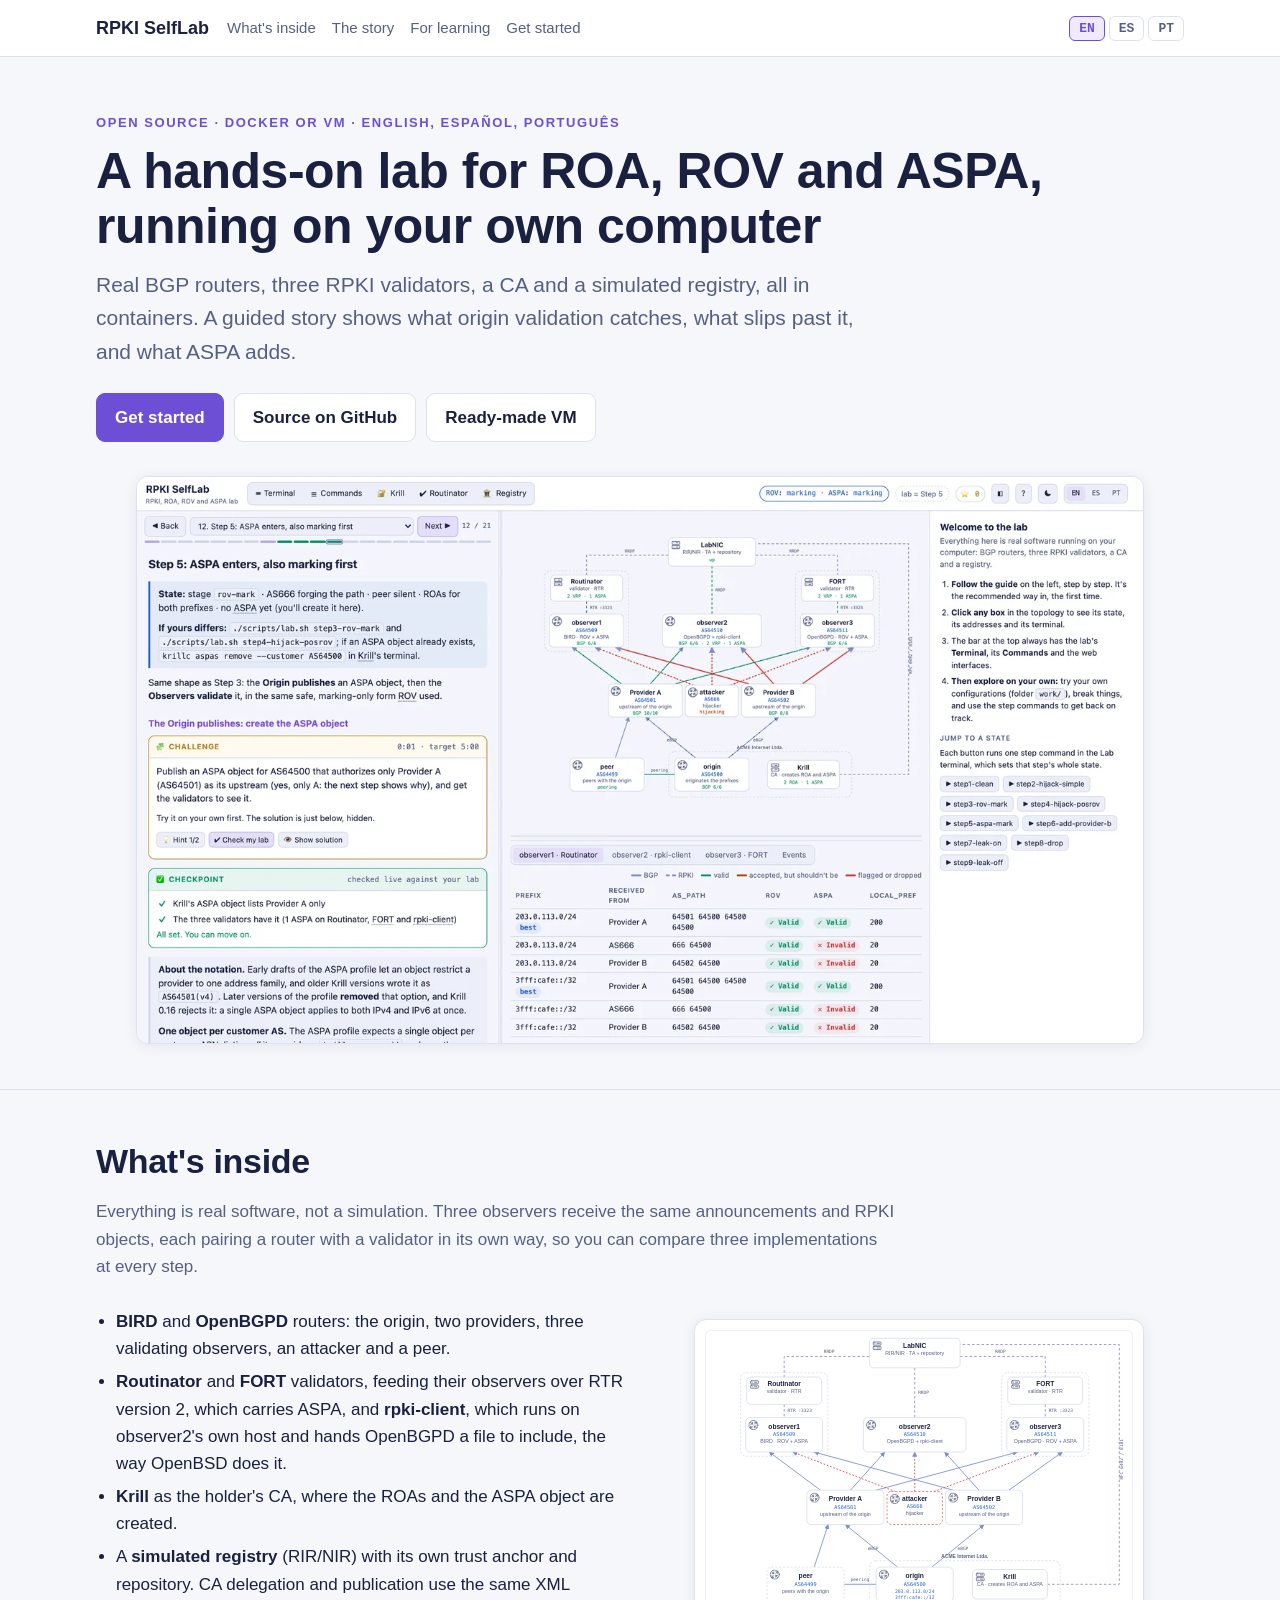
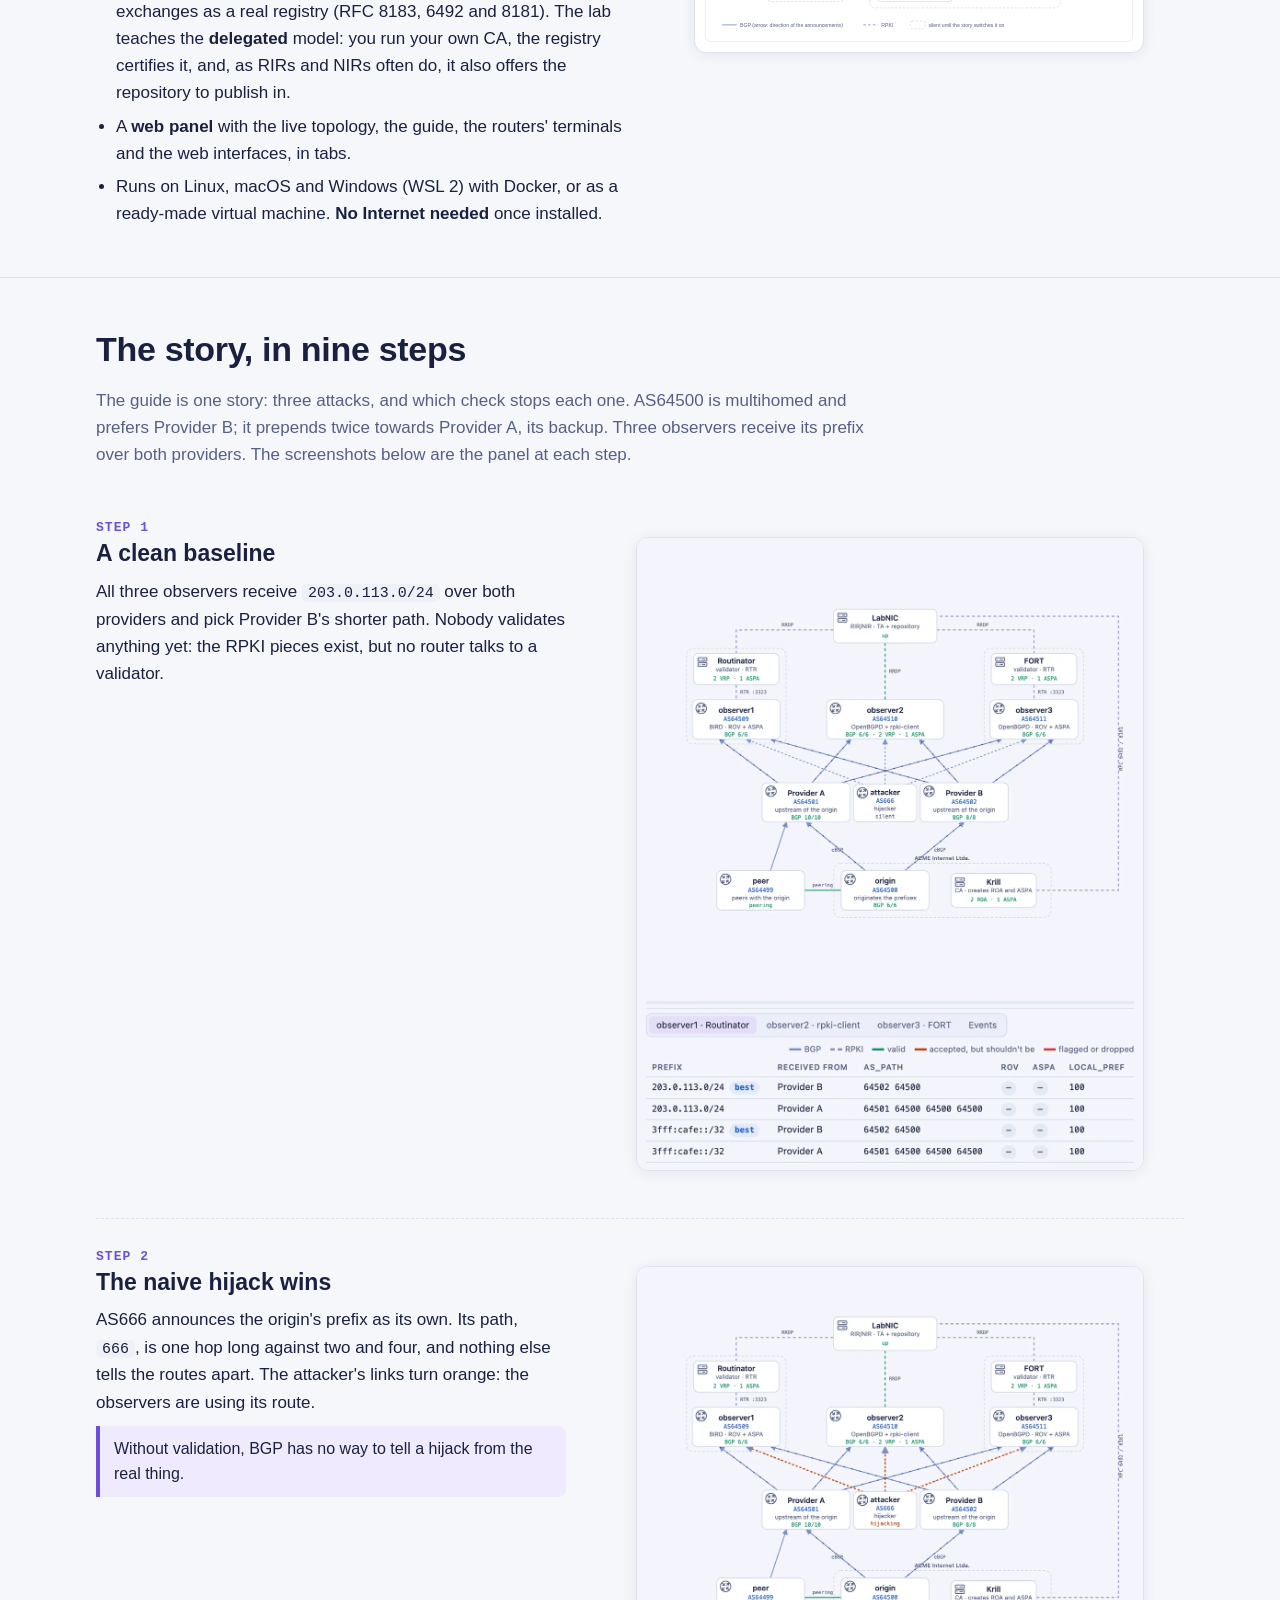
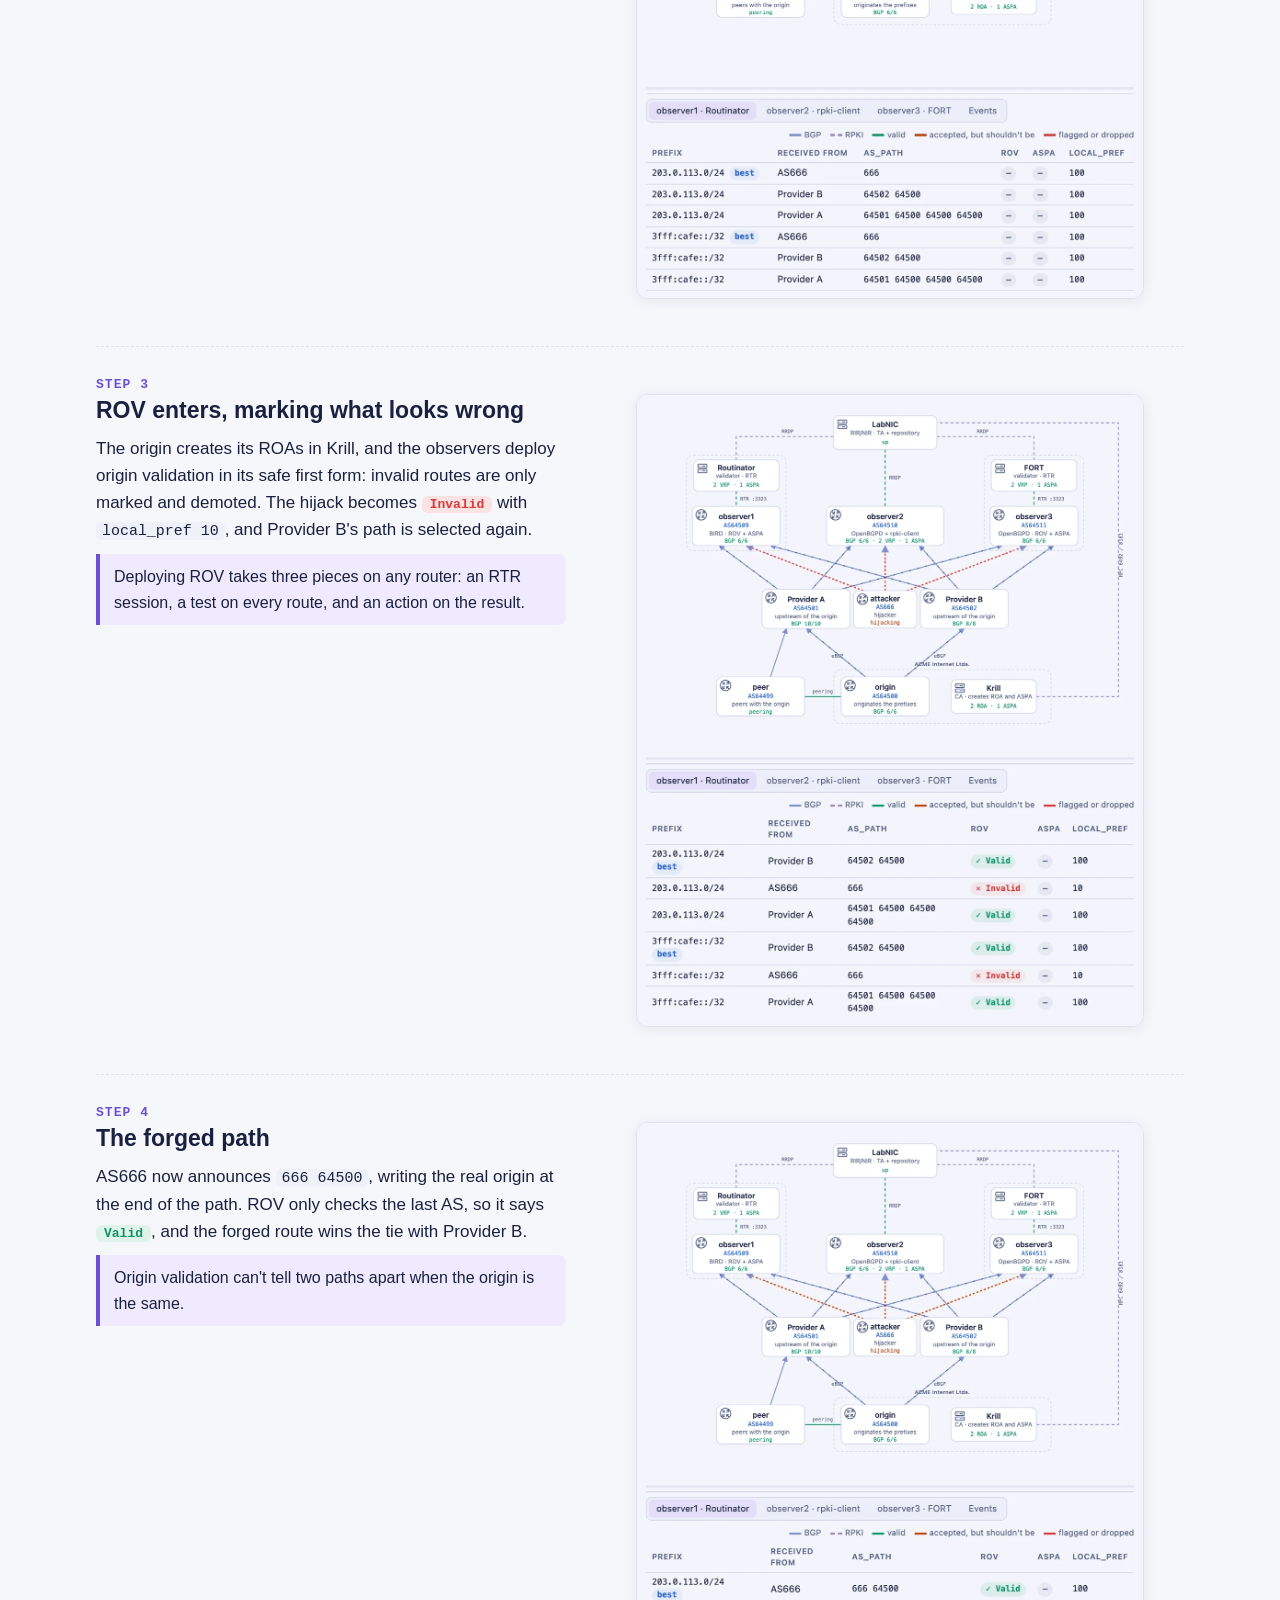
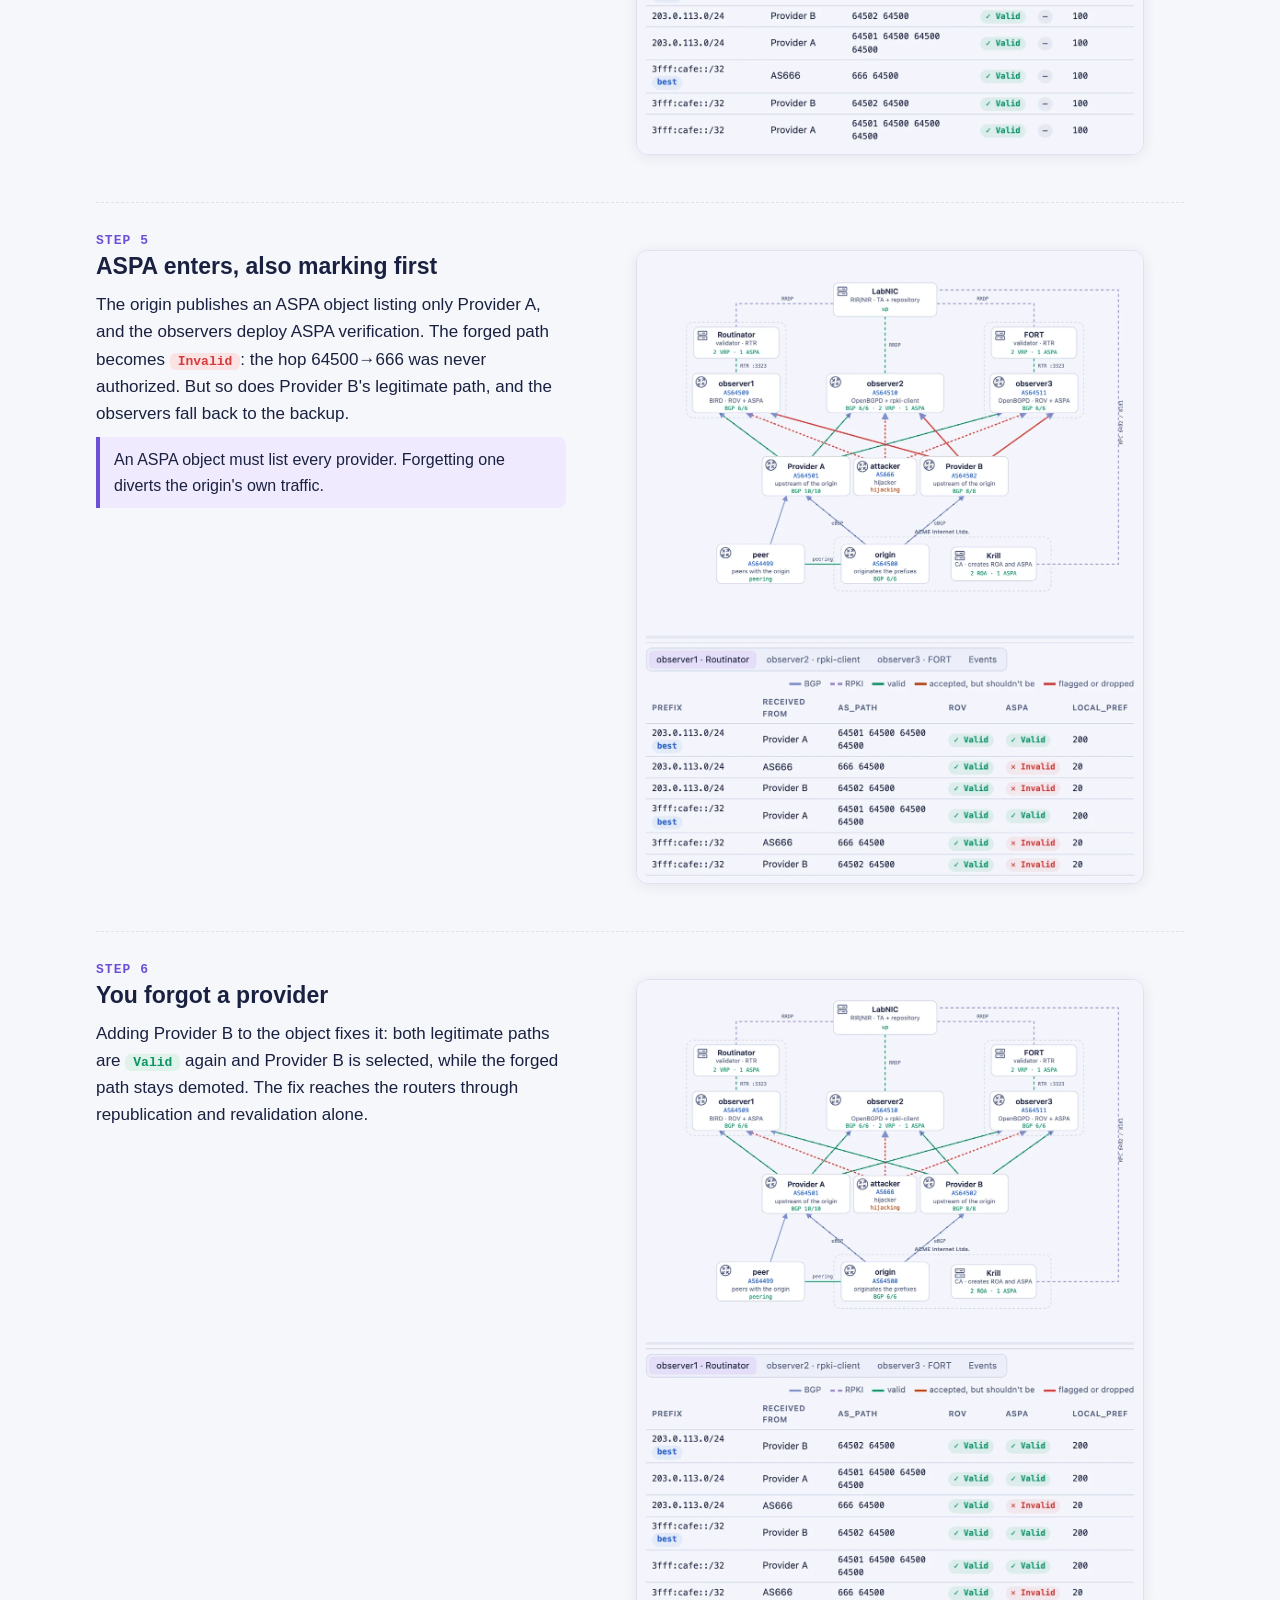
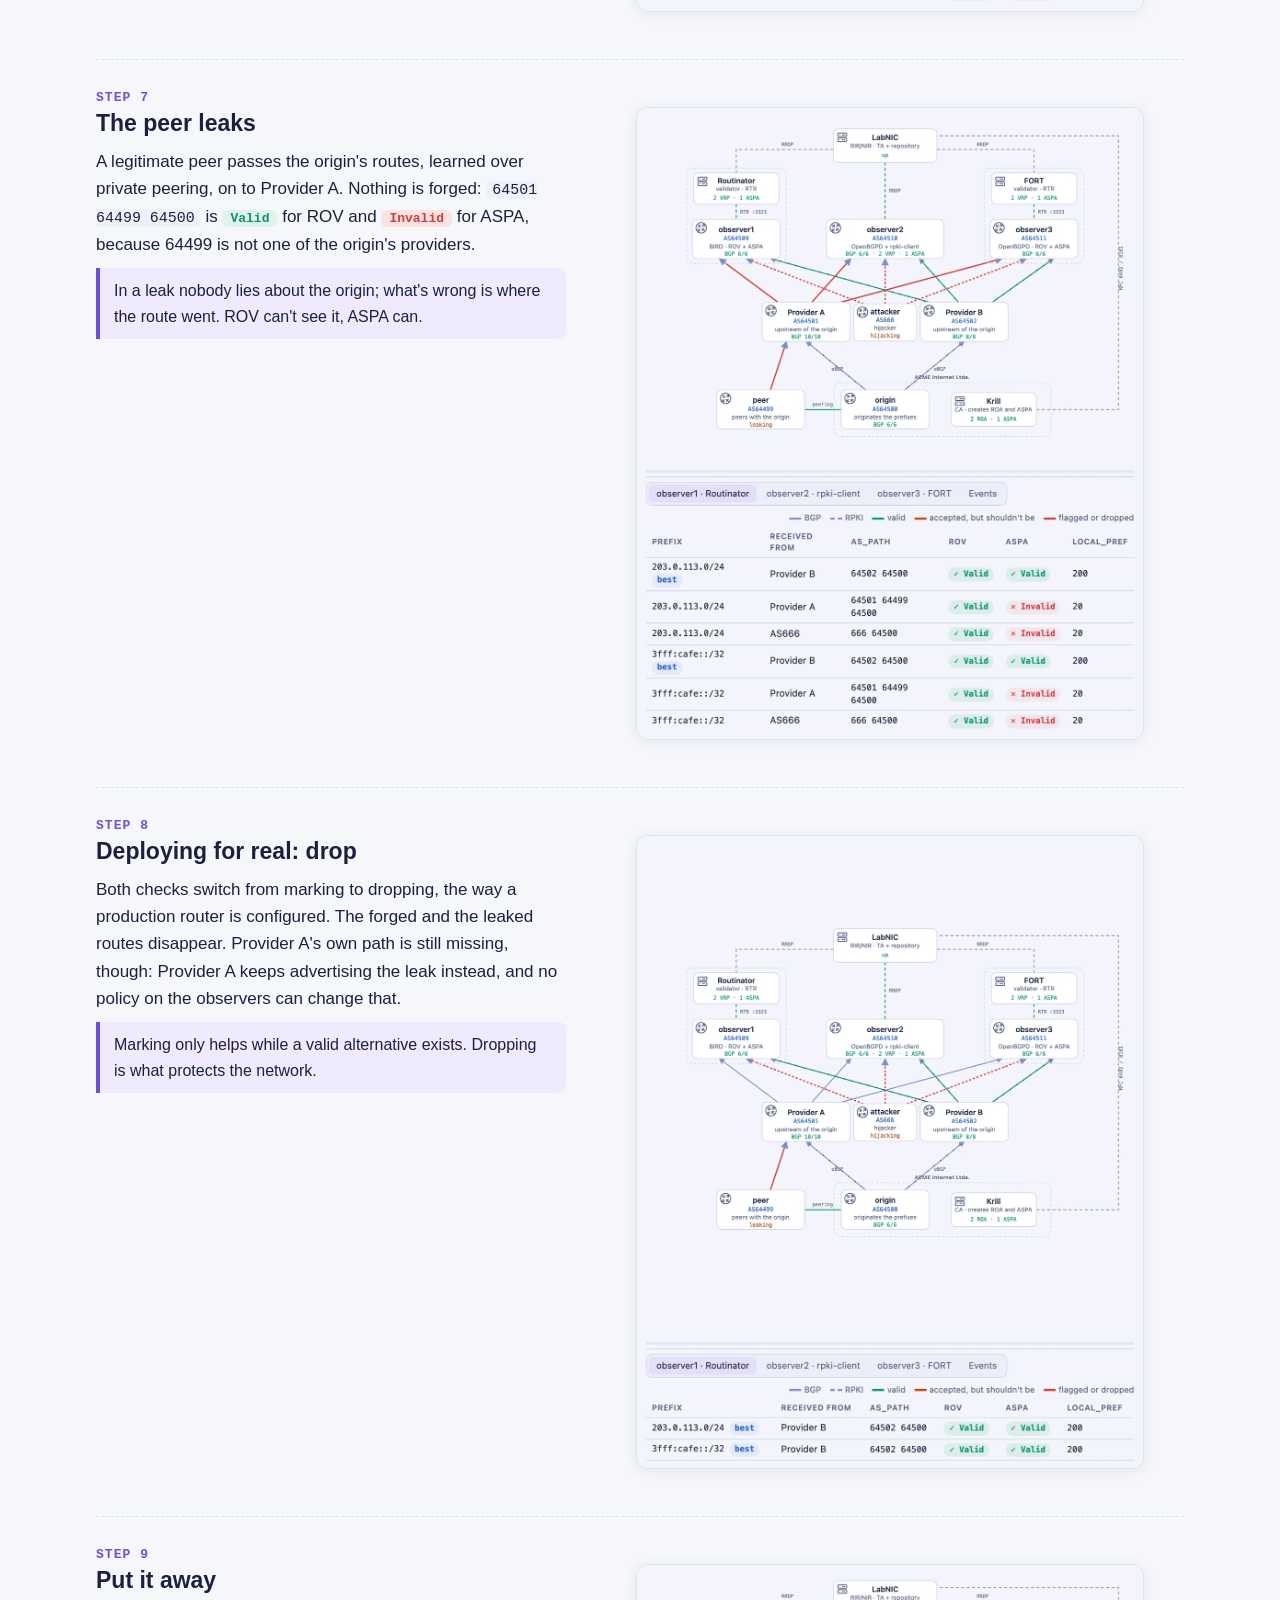
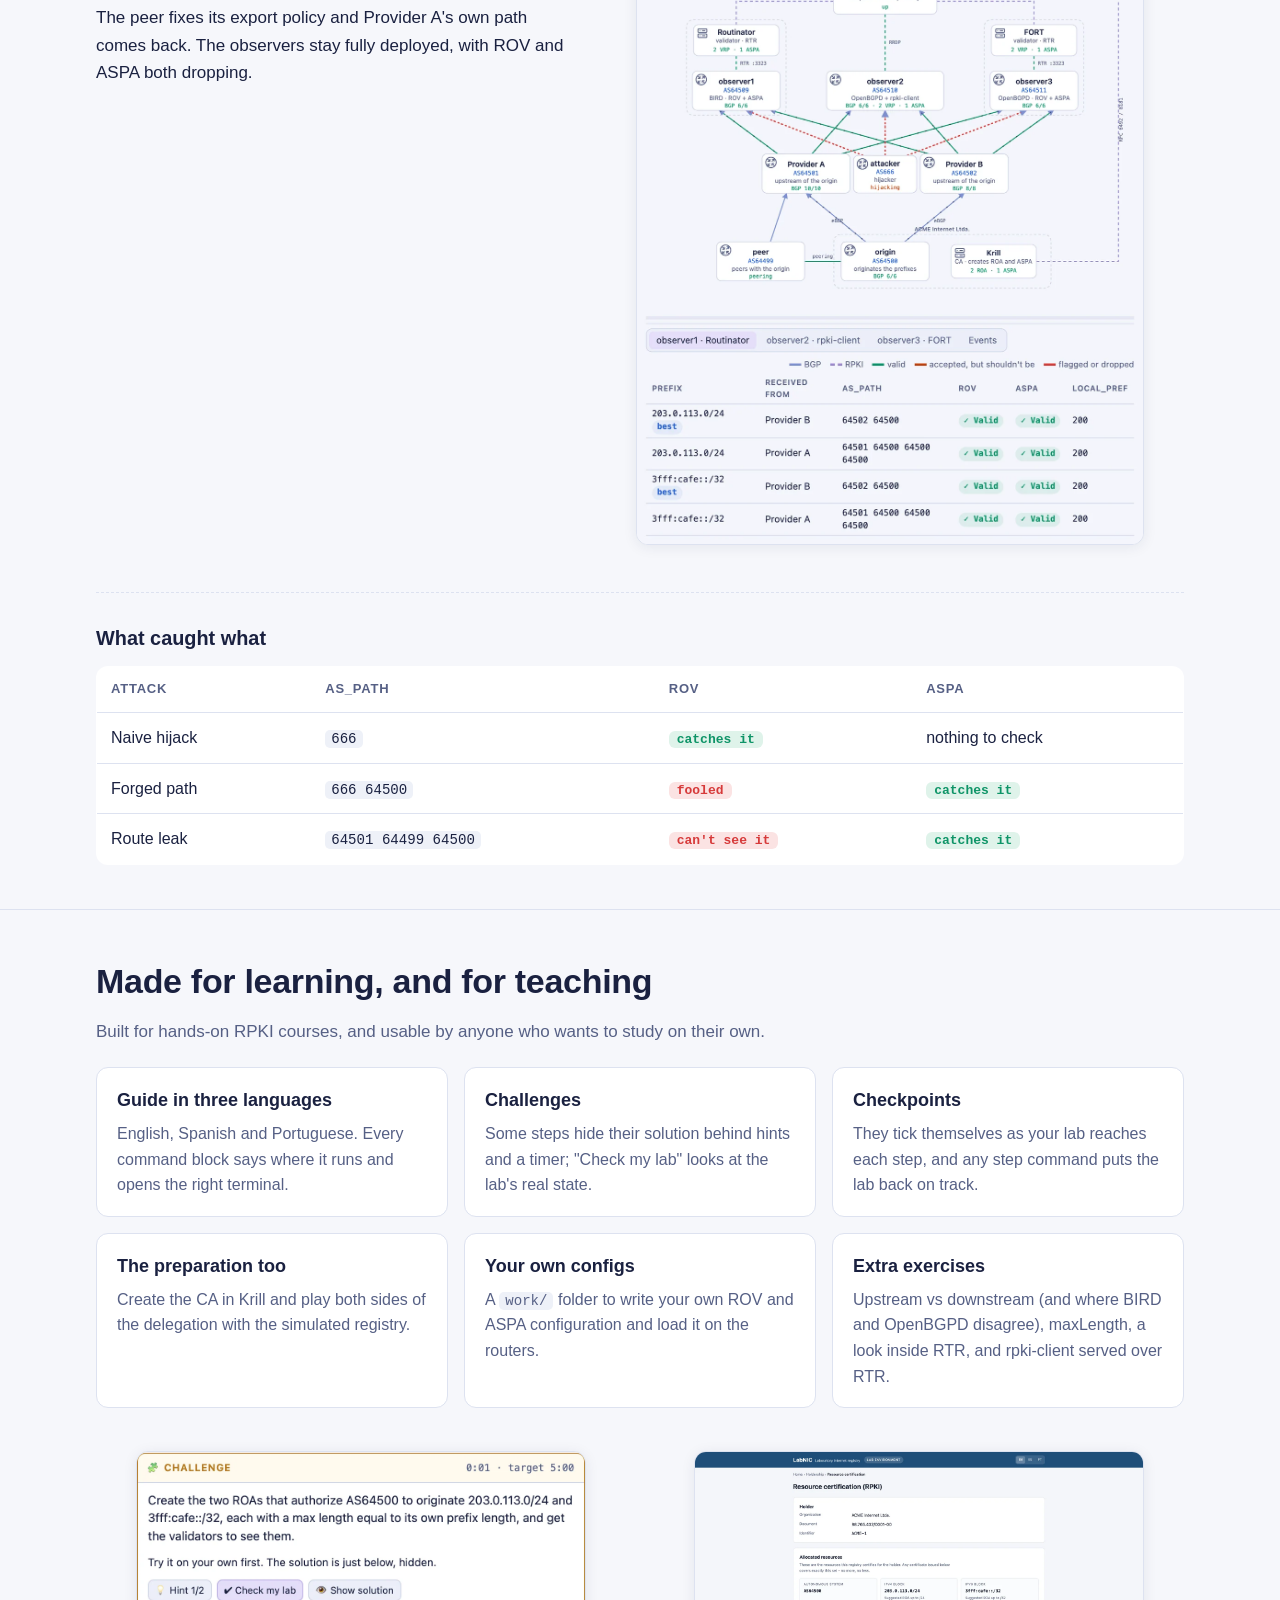
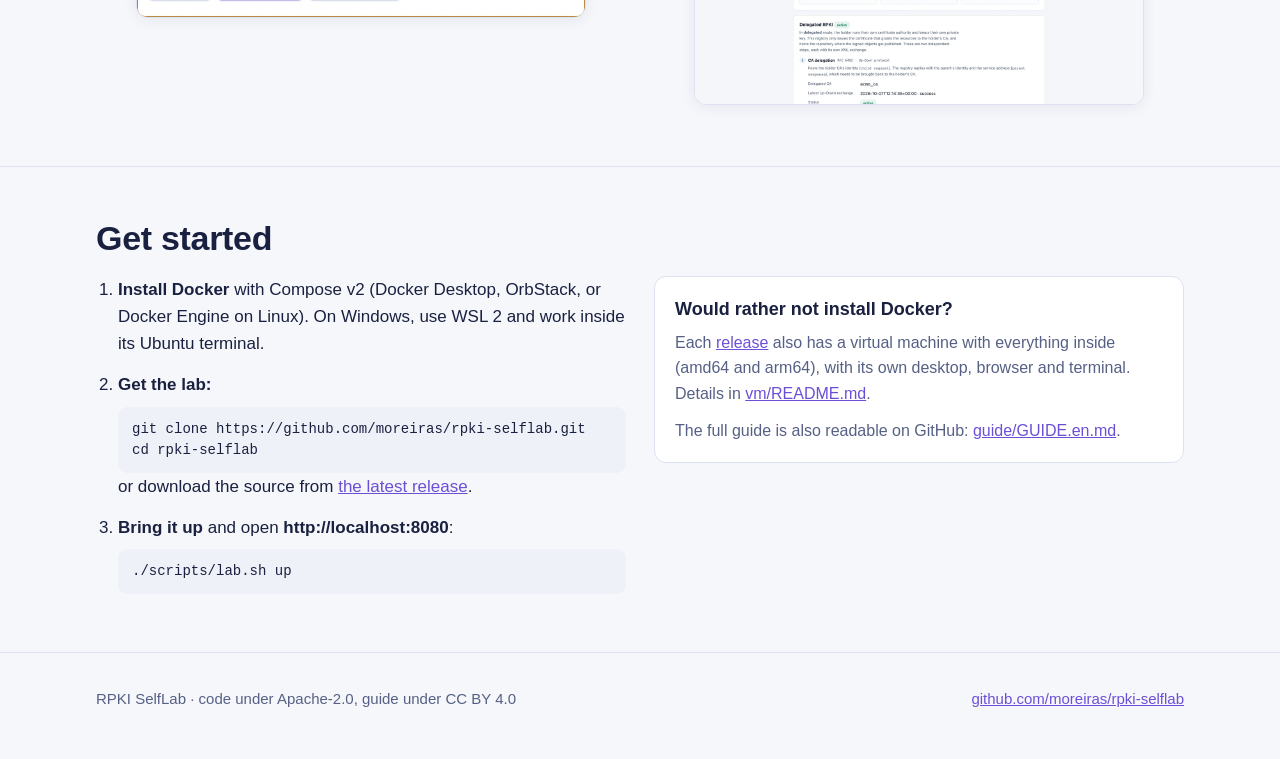
<file: docs/index.html>
<!doctype html>
<html lang="en">
<head>
<meta charset="utf-8">
<meta name="viewport" content="width=device-width, initial-scale=1">
<title>RPKI SelfLab: a hands-on lab for ROA, ROV and ASPA</title>
<meta name="description" content="A self-contained RPKI lab that runs on your own computer: real BGP routers, three validators, a CA and a simulated registry, with a guided story about hijacks, forged paths and route leaks.">
<link rel="alternate" hreflang="en" href="./">
<link rel="alternate" hreflang="pt-BR" href="pt/">
<link rel="alternate" hreflang="es" href="es/">
<link rel="stylesheet" href="assets/site.css">
</head>
<body>

<header class="topbar">
  <div class="wrap">
    <a class="brand" href="./">RPKI SelfLab</a>
    <nav>
      <a href="#inside">What's inside</a>
      <a href="#story">The story</a>
      <a href="#learning">For learning</a>
      <a href="#start">Get started</a>
    </nav>
    <div class="langs">
      <a href="./" aria-current="page" hreflang="en">EN</a>
      <a href="es/" hreflang="es">ES</a>
      <a href="pt/" hreflang="pt-BR">PT</a>
    </div>
  </div>
</header>

<main>
<section class="hero">
  <div class="wrap">
    <div class="kicker">Open source · Docker or VM · English, Español, Português</div>
    <h1>A hands-on lab for ROA, ROV and ASPA, running on your own computer</h1>
    <p class="lead">Real BGP routers, three RPKI validators, a CA and a simulated registry, all in containers. A guided story shows what origin validation catches, what slips past it, and what ASPA adds.</p>
    <div class="buttons">
      <a class="btn primary" href="#start">Get started</a>
      <a class="btn" href="https://github.com/moreiras/rpki-selflab">Source on GitHub</a>
      <a class="btn" href="https://github.com/moreiras/rpki-selflab/releases/latest">Ready-made VM</a>
    </div>
    <figure class="hero-shot shot">
      <a href="img/en/panel.webp"><img src="img/en/panel.webp" alt="The lab's web panel: the guide on the left, the live topology in the middle, the observers' verdicts below, one tab per observer" width="1400" height="788"></a>
    </figure>
  </div>
</section>

<section class="block" id="inside">
  <div class="wrap">
    <h2>What's inside</h2>
    <p class="intro">Everything is real software, not a simulation. Three observers receive the same announcements and RPKI objects, each pairing a router with a validator in its own way, so you can compare three implementations at every step.</p>
    <div class="grid2">
      <div>
        <ul class="ticks">
          <li><b>BIRD</b> and <b>OpenBGPD</b> routers: the origin, two providers, three validating observers, an attacker and a peer.</li>
          <li><b>Routinator</b> and <b>FORT</b> validators, feeding their observers over RTR version 2, which carries ASPA, and <b>rpki-client</b>, which runs on observer2's own host and hands OpenBGPD a file to include, the way OpenBSD does it.</li>
          <li><b>Krill</b> as the holder's CA, where the ROAs and the ASPA object are created.</li>
          <li>A <b>simulated registry</b> (RIR/NIR) with its own trust anchor and repository. CA delegation and publication use the same XML exchanges as a real registry (RFC 8183, 6492 and 8181). The lab teaches the <b>delegated</b> model: you run your own CA, the registry certifies it, and, as RIRs and NIRs often do, it also offers the repository to publish in.</li>
          <li>A <b>web panel</b> with the live topology, the guide, the routers' terminals and the web interfaces, in tabs.</li>
          <li>Runs on Linux, macOS and Windows (WSL 2) with Docker, or as a ready-made virtual machine. <b>No Internet needed</b> once installed.</li>
        </ul>
      </div>
      <figure class="shot" style="padding:10px">
        <a href="img/topology.en.svg"><img src="img/topology.en.svg" alt="The lab's topology: the registry at the top; Routinator and FORT above observer1 and observer3; observer2, which validates on its own host, between them; the two providers and AS666; and, at the bottom, the origin, its CA and the peer" width="1000" height="730"></a>
      </figure>
    </div>
  </div>
</section>

<section class="block" id="story">
  <div class="wrap">
    <h2>The story, in nine steps</h2>
    <p class="intro">The guide is one story: three attacks, and which check stops each one. AS64500 is multihomed and prefers Provider B; it prepends twice towards Provider A, its backup. Three observers receive its prefix over both providers. The screenshots below are the panel at each step.</p>

    <article class="step">
      <div>
        <div class="num">Step 1</div>
        <h3>A clean baseline</h3>
        <p>All three observers receive <code>203.0.113.0/24</code> over both providers and pick Provider B's shorter path. Nobody validates anything yet: the RPKI pieces exist, but no router talks to a validator.</p>
      </div>
      <figure class="shot"><a href="img/en/step1.webp"><img src="img/en/step1.webp" alt="Step 1: topology and verdicts, no validation" loading="lazy"></a></figure>
    </article>

    <article class="step">
      <div>
        <div class="num">Step 2</div>
        <h3>The naive hijack wins</h3>
        <p>AS666 announces the origin's prefix as its own. Its path, <code>666</code>, is one hop long against two and four, and nothing else tells the routes apart. The attacker's links turn orange: the observers are using its route.</p>
        <p class="lesson">Without validation, BGP has no way to tell a hijack from the real thing.</p>
      </div>
      <figure class="shot"><a href="img/en/step2.webp"><img src="img/en/step2.webp" alt="Step 2: the hijack is the best route on the observers" loading="lazy"></a></figure>
    </article>

    <article class="step">
      <div>
        <div class="num">Step 3</div>
        <h3>ROV enters, marking what looks wrong</h3>
        <p>The origin creates its ROAs in Krill, and the observers deploy origin validation in its safe first form: invalid routes are only marked and demoted. The hijack becomes <span class="tag bad">Invalid</span> with <code>local_pref 10</code>, and Provider B's path is selected again.</p>
        <p class="lesson">Deploying ROV takes three pieces on any router: an RTR session, a test on every route, and an action on the result.</p>
      </div>
      <figure class="shot"><a href="img/en/step3.webp"><img src="img/en/step3.webp" alt="Step 3: the hijack is marked ROV Invalid" loading="lazy"></a></figure>
    </article>

    <article class="step">
      <div>
        <div class="num">Step 4</div>
        <h3>The forged path</h3>
        <p>AS666 now announces <code>666 64500</code>, writing the real origin at the end of the path. ROV only checks the last AS, so it says <span class="tag ok">Valid</span>, and the forged route wins the tie with Provider B.</p>
        <p class="lesson">Origin validation can't tell two paths apart when the origin is the same.</p>
      </div>
      <figure class="shot"><a href="img/en/step4.webp"><img src="img/en/step4.webp" alt="Step 4: the forged path is ROV Valid" loading="lazy"></a></figure>
    </article>

    <article class="step">
      <div>
        <div class="num">Step 5</div>
        <h3>ASPA enters, also marking first</h3>
        <p>The origin publishes an ASPA object listing only Provider A, and the observers deploy ASPA verification. The forged path becomes <span class="tag bad">Invalid</span>: the hop 64500→666 was never authorized. But so does Provider B's legitimate path, and the observers fall back to the backup.</p>
        <p class="lesson">An ASPA object must list every provider. Forgetting one diverts the origin's own traffic.</p>
      </div>
      <figure class="shot"><a href="img/en/step5.webp"><img src="img/en/step5.webp" alt="Step 5: the forged path and Provider B's path are ASPA Invalid" loading="lazy"></a></figure>
    </article>

    <article class="step">
      <div>
        <div class="num">Step 6</div>
        <h3>You forgot a provider</h3>
        <p>Adding Provider B to the object fixes it: both legitimate paths are <span class="tag ok">Valid</span> again and Provider B is selected, while the forged path stays demoted. The fix reaches the routers through republication and revalidation alone.</p>
      </div>
      <figure class="shot"><a href="img/en/step6.webp"><img src="img/en/step6.webp" alt="Step 6: both legitimate paths ASPA Valid again" loading="lazy"></a></figure>
    </article>

    <article class="step">
      <div>
        <div class="num">Step 7</div>
        <h3>The peer leaks</h3>
        <p>A legitimate peer passes the origin's routes, learned over private peering, on to Provider A. Nothing is forged: <code>64501 64499 64500</code> is <span class="tag ok">Valid</span> for ROV and <span class="tag bad">Invalid</span> for ASPA, because 64499 is not one of the origin's providers.</p>
        <p class="lesson">In a leak nobody lies about the origin; what's wrong is where the route went. ROV can't see it, ASPA can.</p>
      </div>
      <figure class="shot"><a href="img/en/step7.webp"><img src="img/en/step7.webp" alt="Step 7: the leaked path is ROV Valid and ASPA Invalid" loading="lazy"></a></figure>
    </article>

    <article class="step">
      <div>
        <div class="num">Step 8</div>
        <h3>Deploying for real: drop</h3>
        <p>Both checks switch from marking to dropping, the way a production router is configured. The forged and the leaked routes disappear. Provider A's own path is still missing, though: Provider A keeps advertising the leak instead, and no policy on the observers can change that.</p>
        <p class="lesson">Marking only helps while a valid alternative exists. Dropping is what protects the network.</p>
      </div>
      <figure class="shot"><a href="img/en/step8.webp"><img src="img/en/step8.webp" alt="Step 8: invalid routes dropped" loading="lazy"></a></figure>
    </article>

    <article class="step">
      <div>
        <div class="num">Step 9</div>
        <h3>Put it away</h3>
        <p>The peer fixes its export policy and Provider A's own path comes back. The observers stay fully deployed, with ROV and ASPA both dropping.</p>
      </div>
      <figure class="shot"><a href="img/en/step9.webp"><img src="img/en/step9.webp" alt="Step 9: the leak is gone and both legitimate paths are back" loading="lazy"></a></figure>
    </article>

    <h3 style="margin:30px 0 12px">What caught what</h3>
    <div class="scroll-x">
      <table class="recap">
        <tr><th>Attack</th><th>AS_PATH</th><th>ROV</th><th>ASPA</th></tr>
        <tr><td>Naive hijack</td><td><code>666</code></td><td><span class="tag ok">catches it</span></td><td>nothing to check</td></tr>
        <tr><td>Forged path</td><td><code>666 64500</code></td><td><span class="tag bad">fooled</span></td><td><span class="tag ok">catches it</span></td></tr>
        <tr><td>Route leak</td><td><code>64501 64499 64500</code></td><td><span class="tag bad">can't see it</span></td><td><span class="tag ok">catches it</span></td></tr>
      </table>
    </div>
  </div>
</section>

<section class="block" id="learning">
  <div class="wrap">
    <h2>Made for learning, and for teaching</h2>
    <p class="intro">Built for hands-on RPKI courses, and usable by anyone who wants to study on their own.</p>
    <div class="cards">
      <div class="card"><h3>Guide in three languages</h3><p>English, Spanish and Portuguese. Every command block says where it runs and opens the right terminal.</p></div>
      <div class="card"><h3>Challenges</h3><p>Some steps hide their solution behind hints and a timer; "Check my lab" looks at the lab's real state.</p></div>
      <div class="card"><h3>Checkpoints</h3><p>They tick themselves as your lab reaches each step, and any step command puts the lab back on track.</p></div>
      <div class="card"><h3>The preparation too</h3><p>Create the CA in Krill and play both sides of the delegation with the simulated registry.</p></div>
      <div class="card"><h3>Your own configs</h3><p>A <code>work/</code> folder to write your own ROV and ASPA configuration and load it on the routers.</p></div>
      <div class="card"><h3>Extra exercises</h3><p>Upstream vs downstream (and where BIRD and OpenBGPD disagree), maxLength, a look inside RTR, and rpki-client served over RTR.</p></div>
    </div>
    <div class="grid2" style="margin-top:26px">
      <figure class="shot"><a href="img/en/challenge.webp"><img src="img/en/challenge.webp" alt="A challenge in the guide, with hints, timer and Check my lab" loading="lazy"></a></figure>
      <figure class="shot"><a href="img/en/registry.webp"><img src="img/en/registry.webp" alt="The simulated registry's panel" loading="lazy"></a></figure>
    </div>
  </div>
</section>

<section class="block" id="start">
  <div class="wrap">
    <h2>Get started</h2>
    <div class="grid2">
      <ol class="start">
        <li><b>Install Docker</b> with Compose v2 (Docker Desktop, OrbStack, or Docker Engine on Linux). On Windows, use WSL 2 and work inside its Ubuntu terminal.</li>
        <li><b>Get the lab:</b>
          <pre>git clone https://github.com/moreiras/rpki-selflab.git
cd rpki-selflab</pre>
          or download the source from <a href="https://github.com/moreiras/rpki-selflab/releases/latest">the latest release</a>.</li>
        <li><b>Bring it up</b> and open <b>http://localhost:8080</b>:
          <pre>./scripts/lab.sh up</pre></li>
      </ol>
      <div class="card">
        <h3>Would rather not install Docker?</h3>
        <p>Each <a href="https://github.com/moreiras/rpki-selflab/releases/latest">release</a> also has a virtual machine with everything inside (amd64 and arm64), with its own desktop, browser and terminal. Details in <a href="https://github.com/moreiras/rpki-selflab/blob/main/vm/README.md">vm/README.md</a>.</p>
        <p style="margin-top:12px">The full guide is also readable on GitHub: <a href="https://github.com/moreiras/rpki-selflab/blob/main/guide/GUIDE.en.md">guide/GUIDE.en.md</a>.</p>
      </div>
    </div>
  </div>
</section>
</main>

<footer>
  <div class="wrap">
    <span>RPKI SelfLab · code under Apache-2.0, guide under CC BY 4.0</span>
    <span><a href="https://github.com/moreiras/rpki-selflab">github.com/moreiras/rpki-selflab</a></span>
  </div>
</footer>
</body>
</html>
</file>
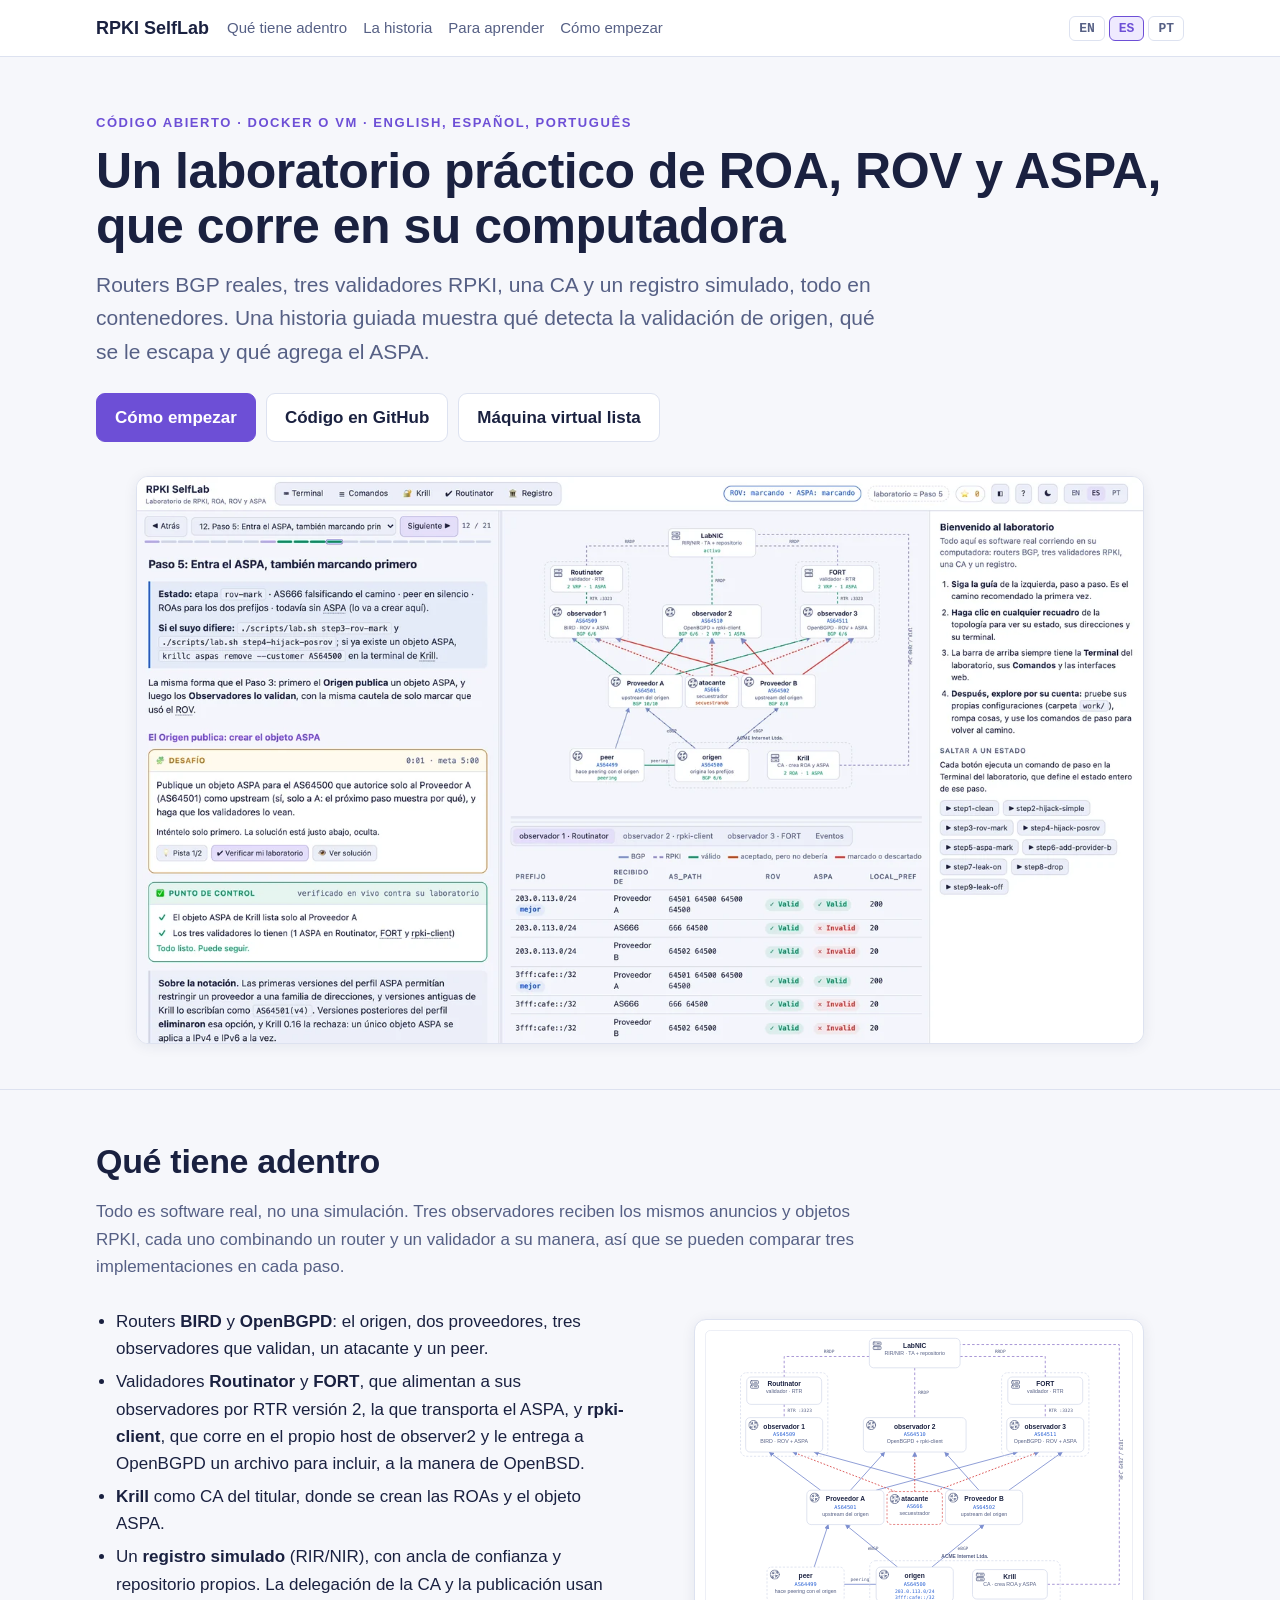
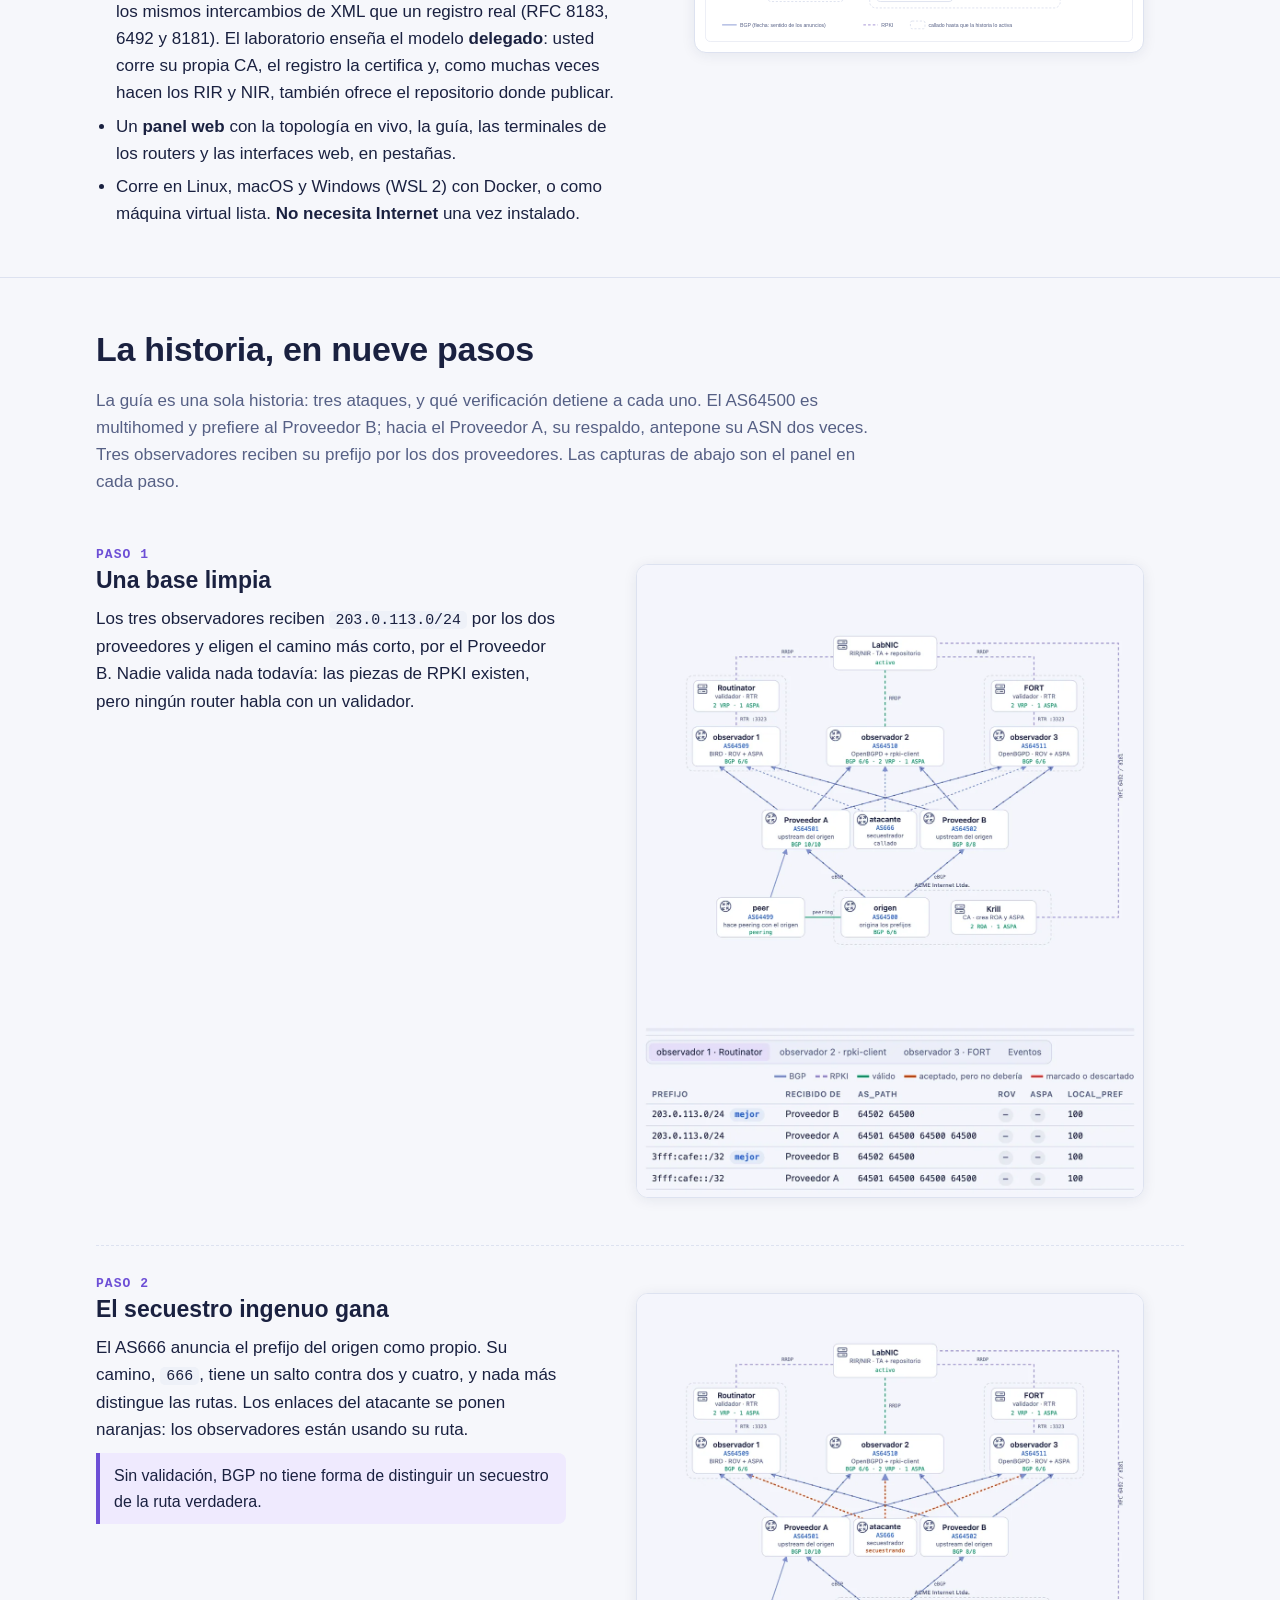
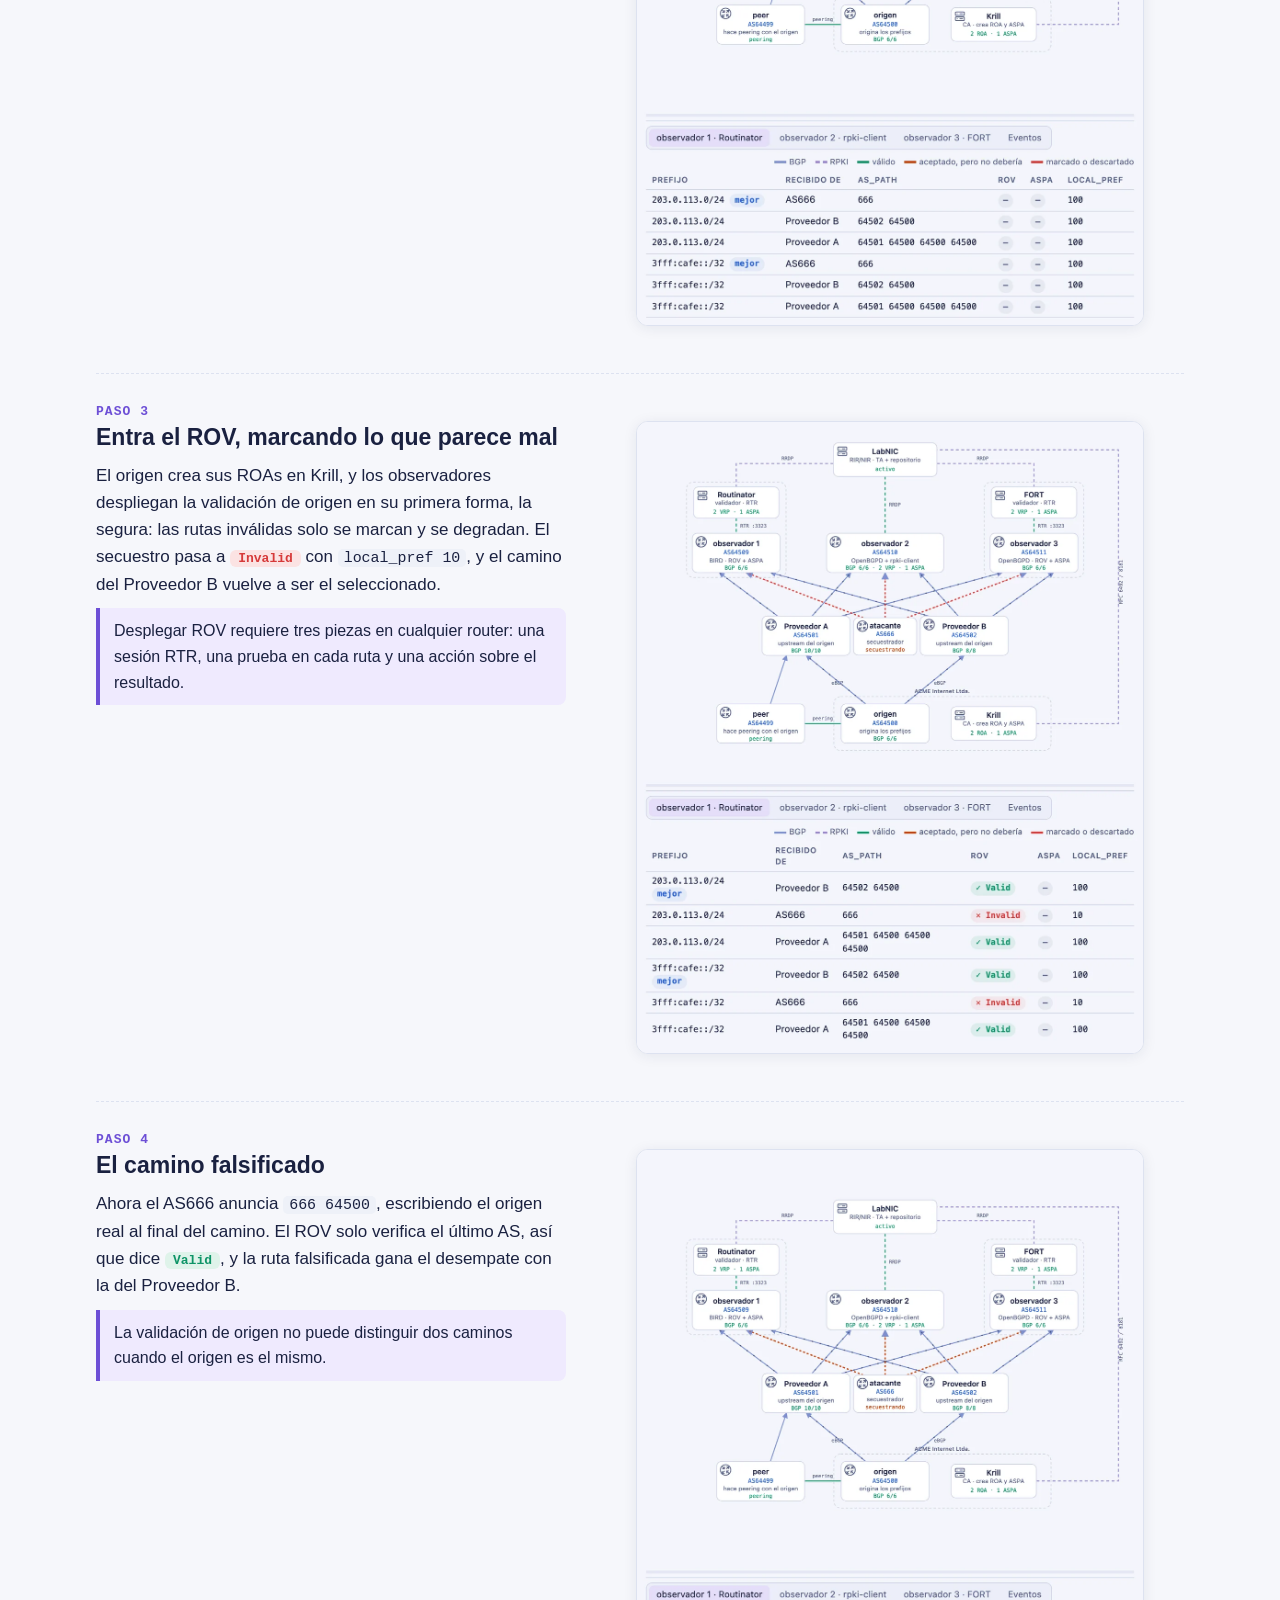
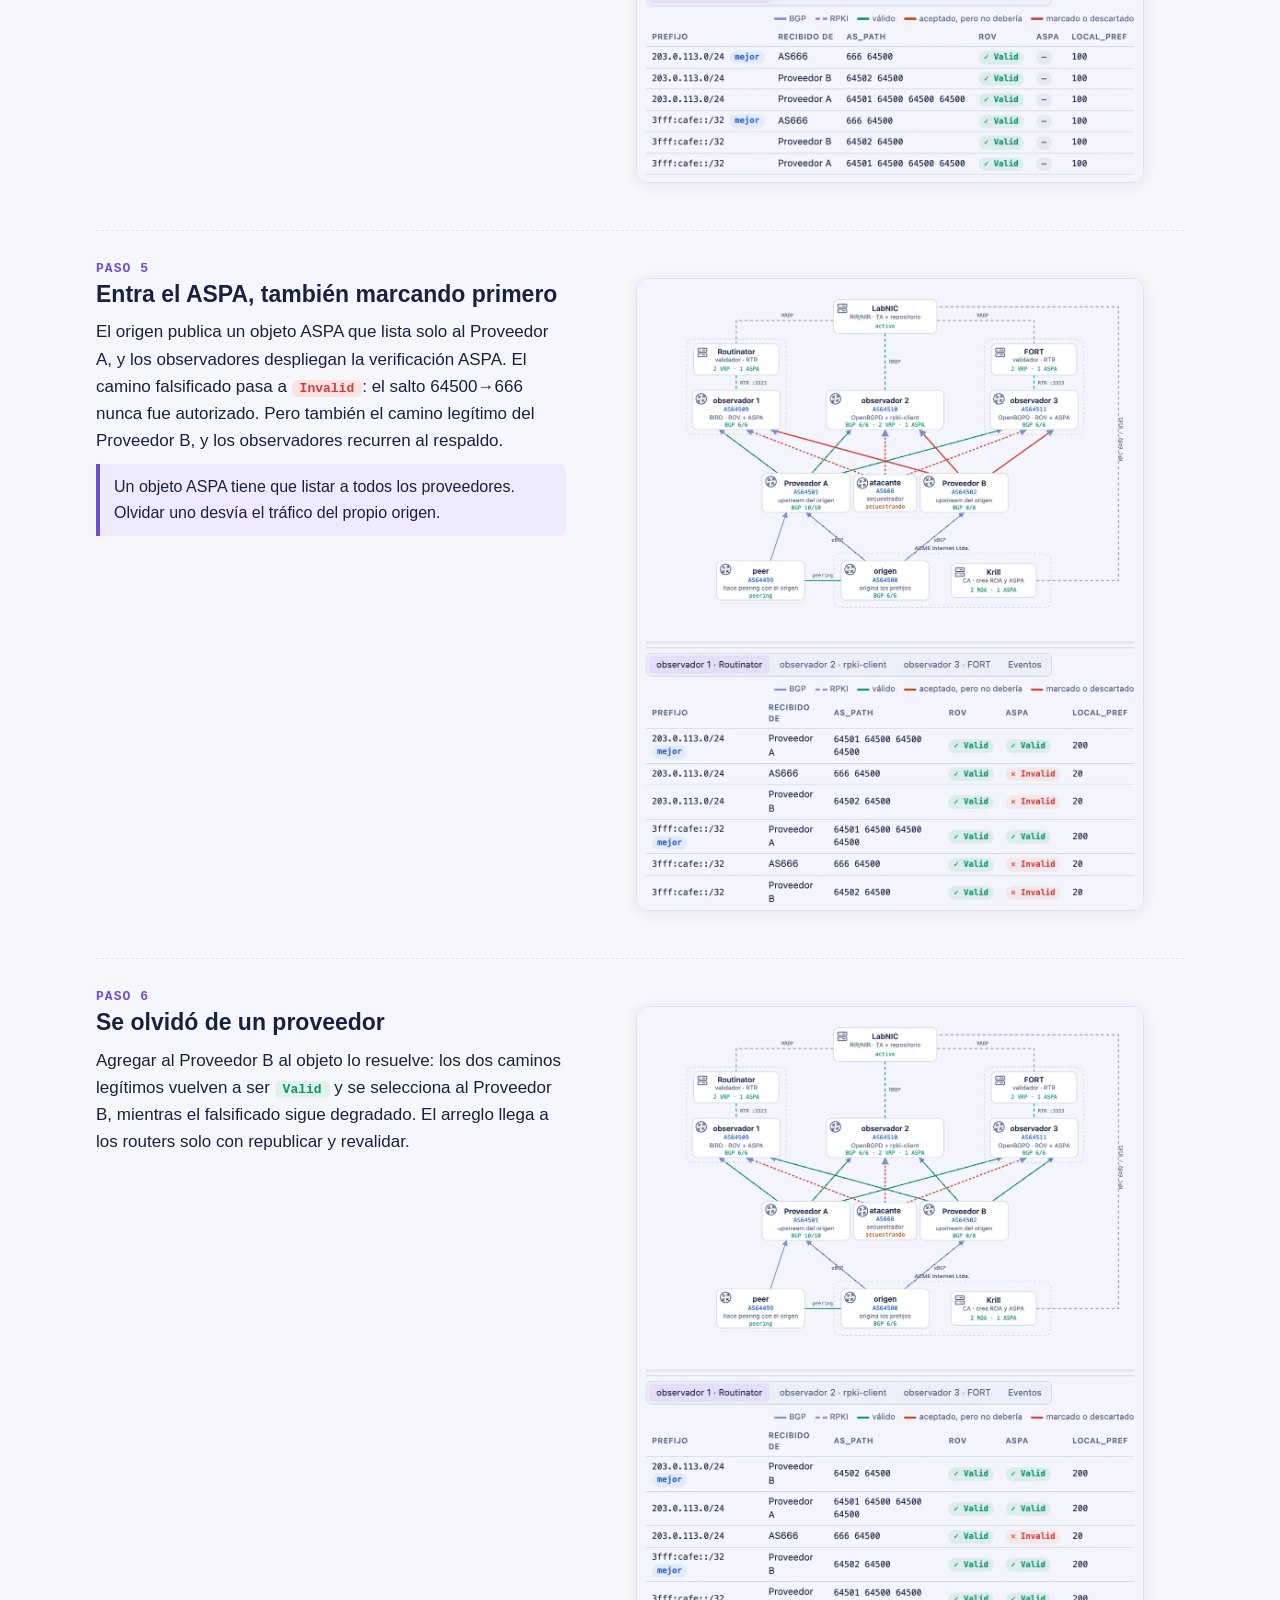
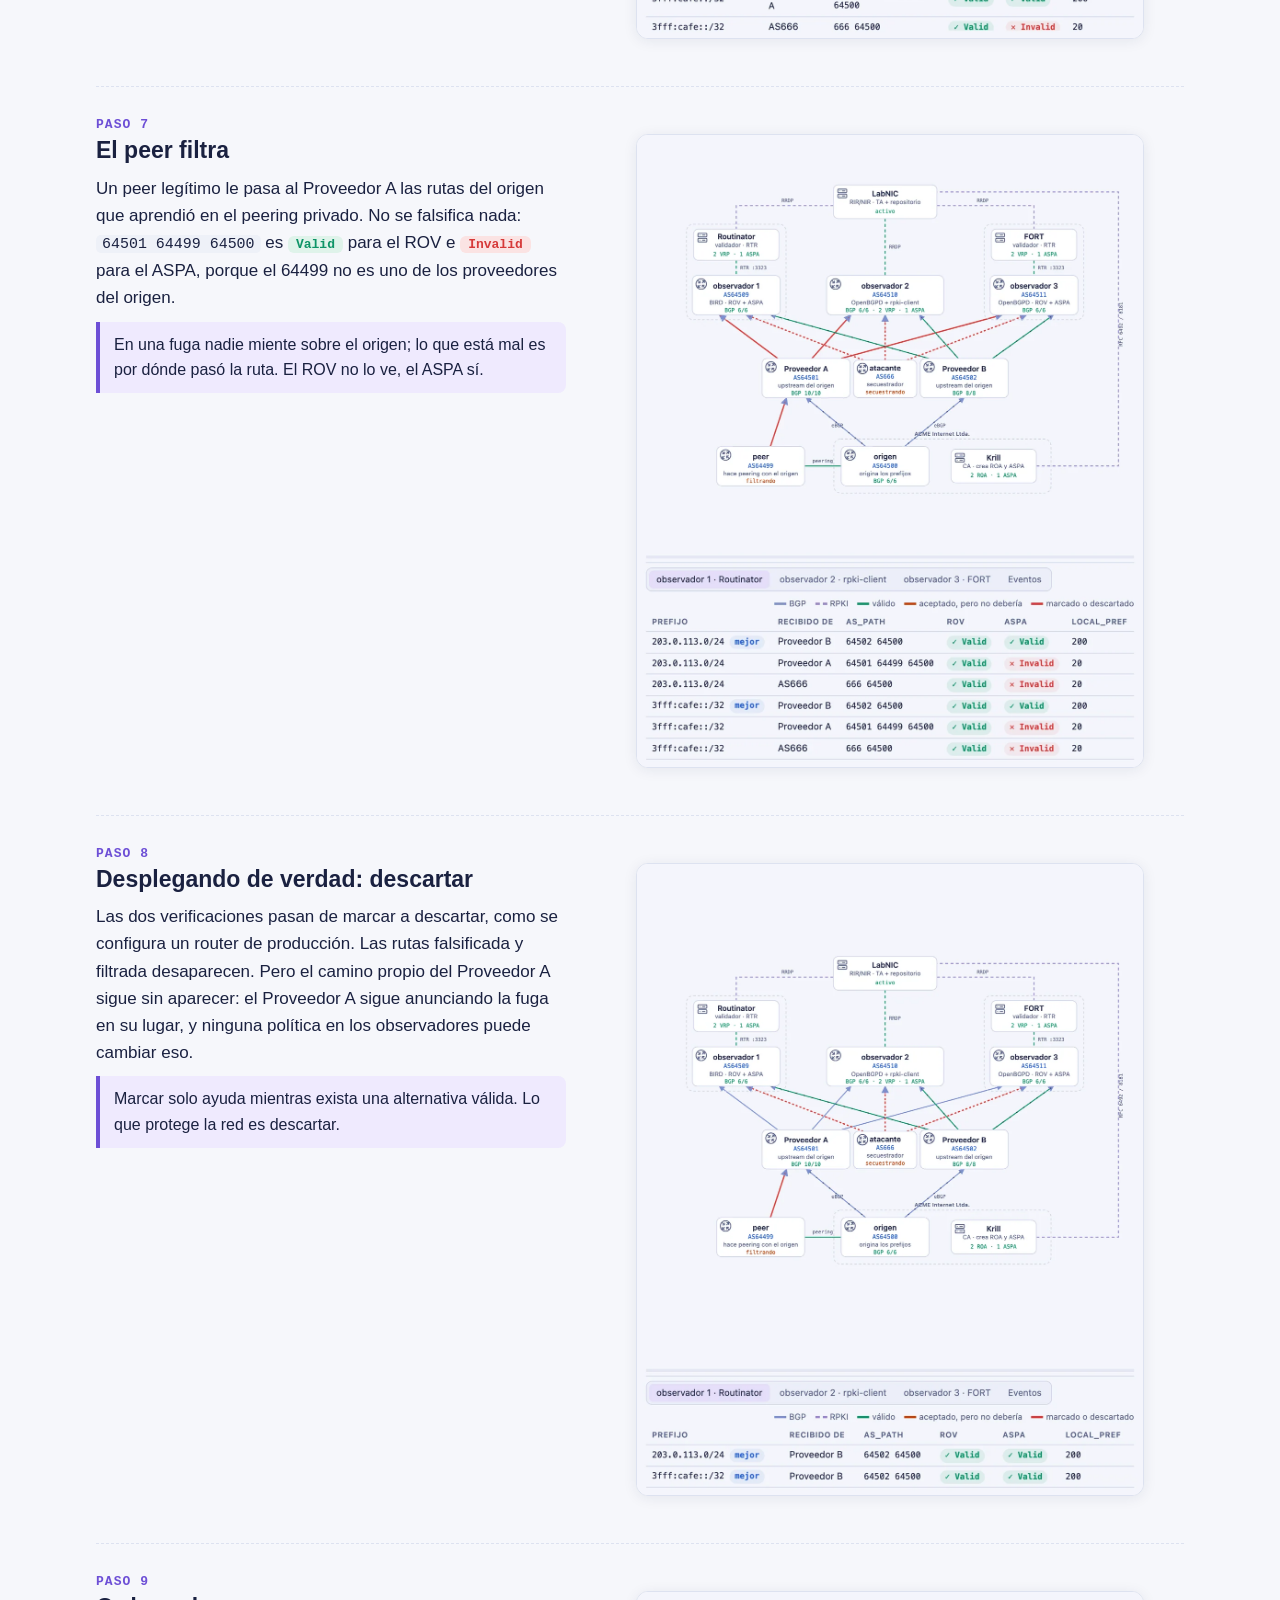
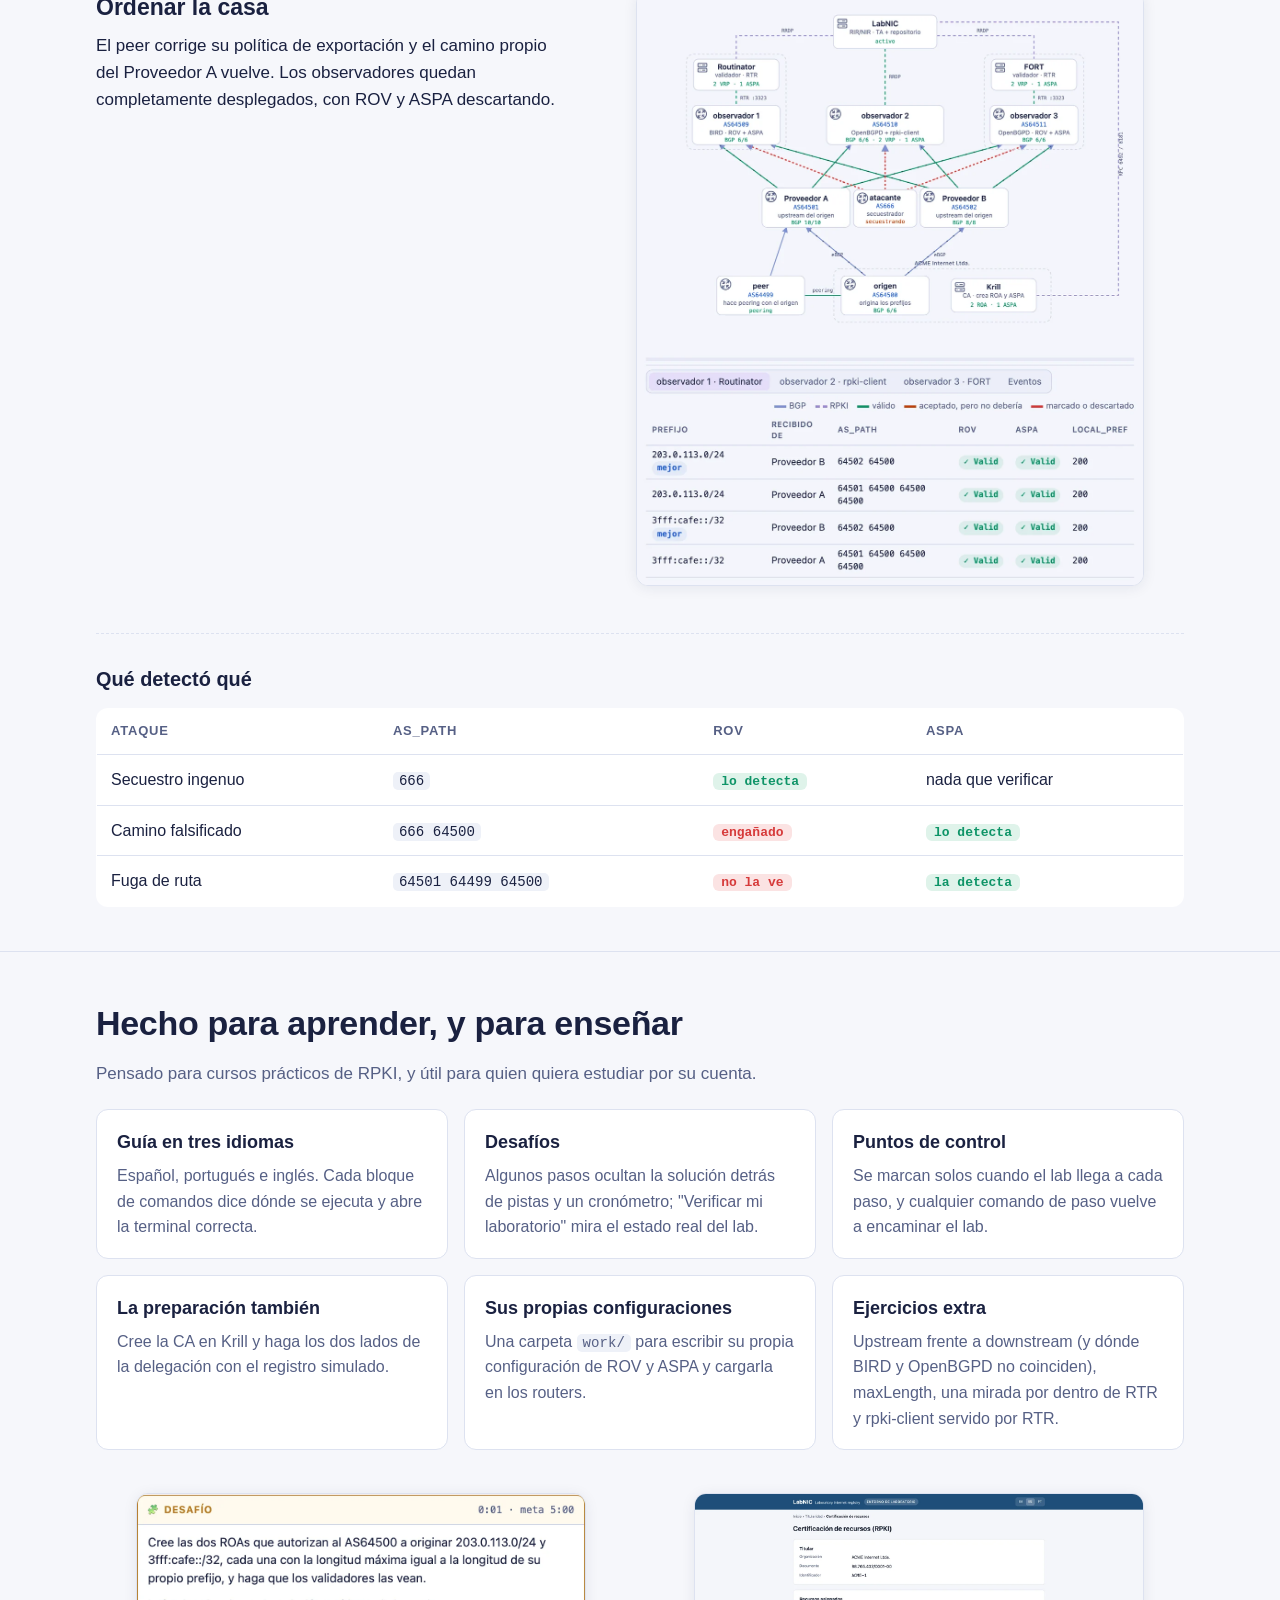
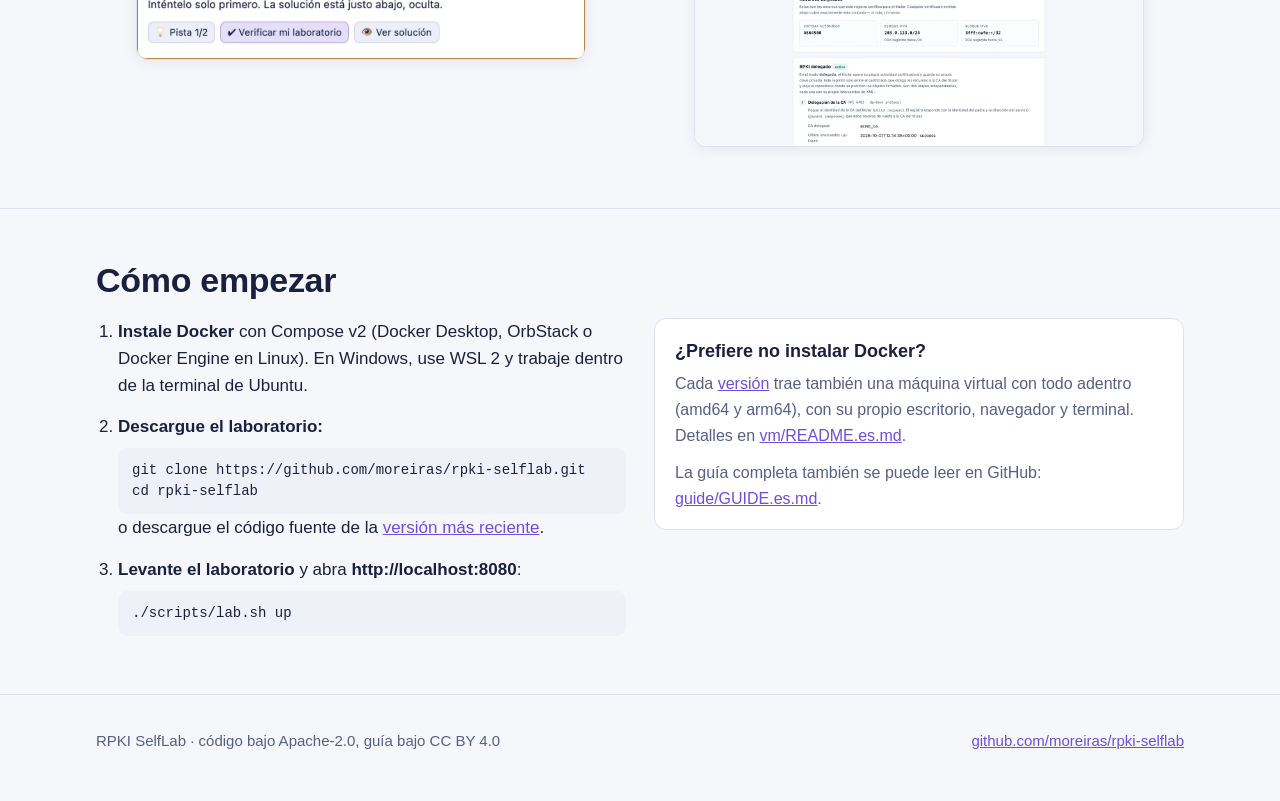
<file: docs/es/index.html>
<!doctype html>
<html lang="es">
<head>
<meta charset="utf-8">
<meta name="viewport" content="width=device-width, initial-scale=1">
<title>RPKI SelfLab: laboratorio práctico de ROA, ROV y ASPA</title>
<meta name="description" content="Un laboratorio de RPKI autocontenido que corre en su computadora: routers BGP reales, tres validadores, una CA y un registro simulado, con una historia guiada sobre secuestros, caminos falsificados y fugas de ruta.">
<link rel="alternate" hreflang="en" href="../">
<link rel="alternate" hreflang="pt-BR" href="../pt/">
<link rel="alternate" hreflang="es" href="./">
<link rel="stylesheet" href="../assets/site.css">
</head>
<body>

<header class="topbar">
  <div class="wrap">
    <a class="brand" href="./">RPKI SelfLab</a>
    <nav>
      <a href="#inside">Qué tiene adentro</a>
      <a href="#story">La historia</a>
      <a href="#learning">Para aprender</a>
      <a href="#start">Cómo empezar</a>
    </nav>
    <div class="langs">
      <a href="../" hreflang="en">EN</a>
      <a href="./" aria-current="page" hreflang="es">ES</a>
      <a href="../pt/" hreflang="pt-BR">PT</a>
    </div>
  </div>
</header>

<main>
<section class="hero">
  <div class="wrap">
    <div class="kicker">Código abierto · Docker o VM · English, Español, Português</div>
    <h1>Un laboratorio práctico de ROA, ROV y ASPA, que corre en su computadora</h1>
    <p class="lead">Routers BGP reales, tres validadores RPKI, una CA y un registro simulado, todo en contenedores. Una historia guiada muestra qué detecta la validación de origen, qué se le escapa y qué agrega el ASPA.</p>
    <div class="buttons">
      <a class="btn primary" href="#start">Cómo empezar</a>
      <a class="btn" href="https://github.com/moreiras/rpki-selflab">Código en GitHub</a>
      <a class="btn" href="https://github.com/moreiras/rpki-selflab/releases/latest">Máquina virtual lista</a>
    </div>
    <figure class="hero-shot shot">
      <a href="../img/es/panel.webp"><img src="../img/es/panel.webp" alt="El panel web del laboratorio: la guía a la izquierda, la topología en vivo en el medio, los veredictos de los observadores abajo, una pestaña por observador" width="1400" height="788"></a>
    </figure>
  </div>
</section>

<section class="block" id="inside">
  <div class="wrap">
    <h2>Qué tiene adentro</h2>
    <p class="intro">Todo es software real, no una simulación. Tres observadores reciben los mismos anuncios y objetos RPKI, cada uno combinando un router y un validador a su manera, así que se pueden comparar tres implementaciones en cada paso.</p>
    <div class="grid2">
      <div>
        <ul class="ticks">
          <li>Routers <b>BIRD</b> y <b>OpenBGPD</b>: el origen, dos proveedores, tres observadores que validan, un atacante y un peer.</li>
          <li>Validadores <b>Routinator</b> y <b>FORT</b>, que alimentan a sus observadores por RTR versión 2, la que transporta el ASPA, y <b>rpki-client</b>, que corre en el propio host de observer2 y le entrega a OpenBGPD un archivo para incluir, a la manera de OpenBSD.</li>
          <li><b>Krill</b> como CA del titular, donde se crean las ROAs y el objeto ASPA.</li>
          <li>Un <b>registro simulado</b> (RIR/NIR), con ancla de confianza y repositorio propios. La delegación de la CA y la publicación usan los mismos intercambios de XML que un registro real (RFC 8183, 6492 y 8181). El laboratorio enseña el modelo <b>delegado</b>: usted corre su propia CA, el registro la certifica y, como muchas veces hacen los RIR y NIR, también ofrece el repositorio donde publicar.</li>
          <li>Un <b>panel web</b> con la topología en vivo, la guía, las terminales de los routers y las interfaces web, en pestañas.</li>
          <li>Corre en Linux, macOS y Windows (WSL 2) con Docker, o como máquina virtual lista. <b>No necesita Internet</b> una vez instalado.</li>
        </ul>
      </div>
      <figure class="shot" style="padding:10px">
        <a href="../img/topology.es.svg"><img src="../img/topology.es.svg" alt="La topología del laboratorio: el registro arriba; Routinator y FORT por encima de observer1 y observer3; entre ellos, observer2, que valida en su propio host; los dos proveedores y el AS666; y, abajo, el origen, su CA y el peer" width="1000" height="730"></a>
      </figure>
    </div>
  </div>
</section>

<section class="block" id="story">
  <div class="wrap">
    <h2>La historia, en nueve pasos</h2>
    <p class="intro">La guía es una sola historia: tres ataques, y qué verificación detiene a cada uno. El AS64500 es multihomed y prefiere al Proveedor B; hacia el Proveedor A, su respaldo, antepone su ASN dos veces. Tres observadores reciben su prefijo por los dos proveedores. Las capturas de abajo son el panel en cada paso.</p>

    <article class="step">
      <div>
        <div class="num">Paso 1</div>
        <h3>Una base limpia</h3>
        <p>Los tres observadores reciben <code>203.0.113.0/24</code> por los dos proveedores y eligen el camino más corto, por el Proveedor B. Nadie valida nada todavía: las piezas de RPKI existen, pero ningún router habla con un validador.</p>
      </div>
      <figure class="shot"><a href="../img/es/step1.webp"><img src="../img/es/step1.webp" alt="Paso 1: topología y veredictos, sin validación" loading="lazy"></a></figure>
    </article>

    <article class="step">
      <div>
        <div class="num">Paso 2</div>
        <h3>El secuestro ingenuo gana</h3>
        <p>El AS666 anuncia el prefijo del origen como propio. Su camino, <code>666</code>, tiene un salto contra dos y cuatro, y nada más distingue las rutas. Los enlaces del atacante se ponen naranjas: los observadores están usando su ruta.</p>
        <p class="lesson">Sin validación, BGP no tiene forma de distinguir un secuestro de la ruta verdadera.</p>
      </div>
      <figure class="shot"><a href="../img/es/step2.webp"><img src="../img/es/step2.webp" alt="Paso 2: el secuestro es la mejor ruta en los observadores" loading="lazy"></a></figure>
    </article>

    <article class="step">
      <div>
        <div class="num">Paso 3</div>
        <h3>Entra el ROV, marcando lo que parece mal</h3>
        <p>El origen crea sus ROAs en Krill, y los observadores despliegan la validación de origen en su primera forma, la segura: las rutas inválidas solo se marcan y se degradan. El secuestro pasa a <span class="tag bad">Invalid</span> con <code>local_pref 10</code>, y el camino del Proveedor B vuelve a ser el seleccionado.</p>
        <p class="lesson">Desplegar ROV requiere tres piezas en cualquier router: una sesión RTR, una prueba en cada ruta y una acción sobre el resultado.</p>
      </div>
      <figure class="shot"><a href="../img/es/step3.webp"><img src="../img/es/step3.webp" alt="Paso 3: el secuestro queda marcado como ROV Invalid" loading="lazy"></a></figure>
    </article>

    <article class="step">
      <div>
        <div class="num">Paso 4</div>
        <h3>El camino falsificado</h3>
        <p>Ahora el AS666 anuncia <code>666 64500</code>, escribiendo el origen real al final del camino. El ROV solo verifica el último AS, así que dice <span class="tag ok">Valid</span>, y la ruta falsificada gana el desempate con la del Proveedor B.</p>
        <p class="lesson">La validación de origen no puede distinguir dos caminos cuando el origen es el mismo.</p>
      </div>
      <figure class="shot"><a href="../img/es/step4.webp"><img src="../img/es/step4.webp" alt="Paso 4: el camino falsificado es ROV Valid" loading="lazy"></a></figure>
    </article>

    <article class="step">
      <div>
        <div class="num">Paso 5</div>
        <h3>Entra el ASPA, también marcando primero</h3>
        <p>El origen publica un objeto ASPA que lista solo al Proveedor A, y los observadores despliegan la verificación ASPA. El camino falsificado pasa a <span class="tag bad">Invalid</span>: el salto 64500→666 nunca fue autorizado. Pero también el camino legítimo del Proveedor B, y los observadores recurren al respaldo.</p>
        <p class="lesson">Un objeto ASPA tiene que listar a todos los proveedores. Olvidar uno desvía el tráfico del propio origen.</p>
      </div>
      <figure class="shot"><a href="../img/es/step5.webp"><img src="../img/es/step5.webp" alt="Paso 5: el camino falsificado y el del Proveedor B son ASPA Invalid" loading="lazy"></a></figure>
    </article>

    <article class="step">
      <div>
        <div class="num">Paso 6</div>
        <h3>Se olvidó de un proveedor</h3>
        <p>Agregar al Proveedor B al objeto lo resuelve: los dos caminos legítimos vuelven a ser <span class="tag ok">Valid</span> y se selecciona al Proveedor B, mientras el falsificado sigue degradado. El arreglo llega a los routers solo con republicar y revalidar.</p>
      </div>
      <figure class="shot"><a href="../img/es/step6.webp"><img src="../img/es/step6.webp" alt="Paso 6: los dos caminos legítimos vuelven a ser ASPA Valid" loading="lazy"></a></figure>
    </article>

    <article class="step">
      <div>
        <div class="num">Paso 7</div>
        <h3>El peer filtra</h3>
        <p>Un peer legítimo le pasa al Proveedor A las rutas del origen que aprendió en el peering privado. No se falsifica nada: <code>64501 64499 64500</code> es <span class="tag ok">Valid</span> para el ROV e <span class="tag bad">Invalid</span> para el ASPA, porque el 64499 no es uno de los proveedores del origen.</p>
        <p class="lesson">En una fuga nadie miente sobre el origen; lo que está mal es por dónde pasó la ruta. El ROV no lo ve, el ASPA sí.</p>
      </div>
      <figure class="shot"><a href="../img/es/step7.webp"><img src="../img/es/step7.webp" alt="Paso 7: el camino filtrado es ROV Valid y ASPA Invalid" loading="lazy"></a></figure>
    </article>

    <article class="step">
      <div>
        <div class="num">Paso 8</div>
        <h3>Desplegando de verdad: descartar</h3>
        <p>Las dos verificaciones pasan de marcar a descartar, como se configura un router de producción. Las rutas falsificada y filtrada desaparecen. Pero el camino propio del Proveedor A sigue sin aparecer: el Proveedor A sigue anunciando la fuga en su lugar, y ninguna política en los observadores puede cambiar eso.</p>
        <p class="lesson">Marcar solo ayuda mientras exista una alternativa válida. Lo que protege la red es descartar.</p>
      </div>
      <figure class="shot"><a href="../img/es/step8.webp"><img src="../img/es/step8.webp" alt="Paso 8: rutas inválidas descartadas" loading="lazy"></a></figure>
    </article>

    <article class="step">
      <div>
        <div class="num">Paso 9</div>
        <h3>Ordenar la casa</h3>
        <p>El peer corrige su política de exportación y el camino propio del Proveedor A vuelve. Los observadores quedan completamente desplegados, con ROV y ASPA descartando.</p>
      </div>
      <figure class="shot"><a href="../img/es/step9.webp"><img src="../img/es/step9.webp" alt="Paso 9: la fuga terminó y los dos caminos legítimos volvieron" loading="lazy"></a></figure>
    </article>

    <h3 style="margin:30px 0 12px">Qué detectó qué</h3>
    <div class="scroll-x">
      <table class="recap">
        <tr><th>Ataque</th><th>AS_PATH</th><th>ROV</th><th>ASPA</th></tr>
        <tr><td>Secuestro ingenuo</td><td><code>666</code></td><td><span class="tag ok">lo detecta</span></td><td>nada que verificar</td></tr>
        <tr><td>Camino falsificado</td><td><code>666 64500</code></td><td><span class="tag bad">engañado</span></td><td><span class="tag ok">lo detecta</span></td></tr>
        <tr><td>Fuga de ruta</td><td><code>64501 64499 64500</code></td><td><span class="tag bad">no la ve</span></td><td><span class="tag ok">la detecta</span></td></tr>
      </table>
    </div>
  </div>
</section>

<section class="block" id="learning">
  <div class="wrap">
    <h2>Hecho para aprender, y para enseñar</h2>
    <p class="intro">Pensado para cursos prácticos de RPKI, y útil para quien quiera estudiar por su cuenta.</p>
    <div class="cards">
      <div class="card"><h3>Guía en tres idiomas</h3><p>Español, portugués e inglés. Cada bloque de comandos dice dónde se ejecuta y abre la terminal correcta.</p></div>
      <div class="card"><h3>Desafíos</h3><p>Algunos pasos ocultan la solución detrás de pistas y un cronómetro; "Verificar mi laboratorio" mira el estado real del lab.</p></div>
      <div class="card"><h3>Puntos de control</h3><p>Se marcan solos cuando el lab llega a cada paso, y cualquier comando de paso vuelve a encaminar el lab.</p></div>
      <div class="card"><h3>La preparación también</h3><p>Cree la CA en Krill y haga los dos lados de la delegación con el registro simulado.</p></div>
      <div class="card"><h3>Sus propias configuraciones</h3><p>Una carpeta <code>work/</code> para escribir su propia configuración de ROV y ASPA y cargarla en los routers.</p></div>
      <div class="card"><h3>Ejercicios extra</h3><p>Upstream frente a downstream (y dónde BIRD y OpenBGPD no coinciden), maxLength, una mirada por dentro de RTR y rpki-client servido por RTR.</p></div>
    </div>
    <div class="grid2" style="margin-top:26px">
      <figure class="shot"><a href="../img/es/challenge.webp"><img src="../img/es/challenge.webp" alt="Un desafío de la guía, con pistas, cronómetro y Verificar mi laboratorio" loading="lazy"></a></figure>
      <figure class="shot"><a href="../img/es/registry.webp"><img src="../img/es/registry.webp" alt="El panel del registro simulado" loading="lazy"></a></figure>
    </div>
  </div>
</section>

<section class="block" id="start">
  <div class="wrap">
    <h2>Cómo empezar</h2>
    <div class="grid2">
      <ol class="start">
        <li><b>Instale Docker</b> con Compose v2 (Docker Desktop, OrbStack o Docker Engine en Linux). En Windows, use WSL 2 y trabaje dentro de la terminal de Ubuntu.</li>
        <li><b>Descargue el laboratorio:</b>
          <pre>git clone https://github.com/moreiras/rpki-selflab.git
cd rpki-selflab</pre>
          o descargue el código fuente de la <a href="https://github.com/moreiras/rpki-selflab/releases/latest">versión más reciente</a>.</li>
        <li><b>Levante el laboratorio</b> y abra <b>http://localhost:8080</b>:
          <pre>./scripts/lab.sh up</pre></li>
      </ol>
      <div class="card">
        <h3>¿Prefiere no instalar Docker?</h3>
        <p>Cada <a href="https://github.com/moreiras/rpki-selflab/releases/latest">versión</a> trae también una máquina virtual con todo adentro (amd64 y arm64), con su propio escritorio, navegador y terminal. Detalles en <a href="https://github.com/moreiras/rpki-selflab/blob/main/vm/README.es.md">vm/README.es.md</a>.</p>
        <p style="margin-top:12px">La guía completa también se puede leer en GitHub: <a href="https://github.com/moreiras/rpki-selflab/blob/main/guide/GUIDE.es.md">guide/GUIDE.es.md</a>.</p>
      </div>
    </div>
  </div>
</section>
</main>

<footer>
  <div class="wrap">
    <span>RPKI SelfLab · código bajo Apache-2.0, guía bajo CC BY 4.0</span>
    <span><a href="https://github.com/moreiras/rpki-selflab">github.com/moreiras/rpki-selflab</a></span>
  </div>
</footer>
</body>
</html>
</file>
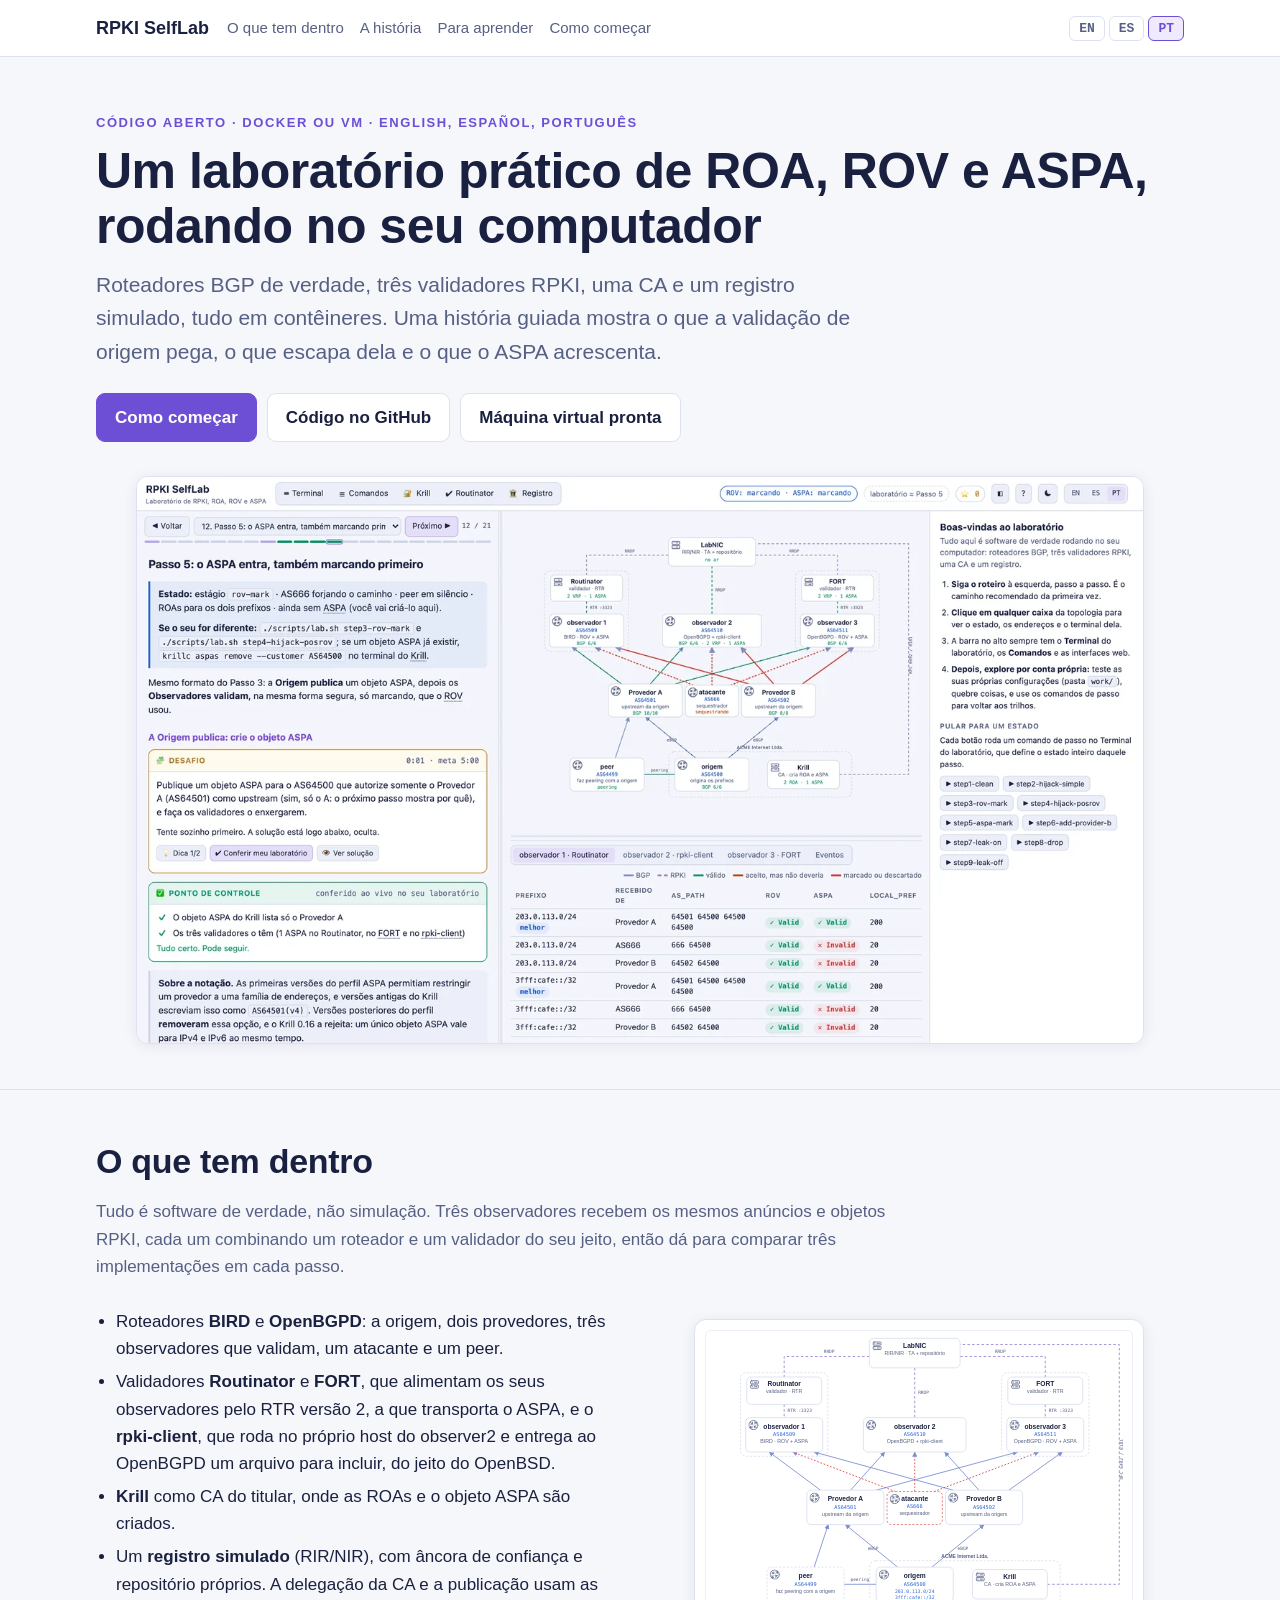
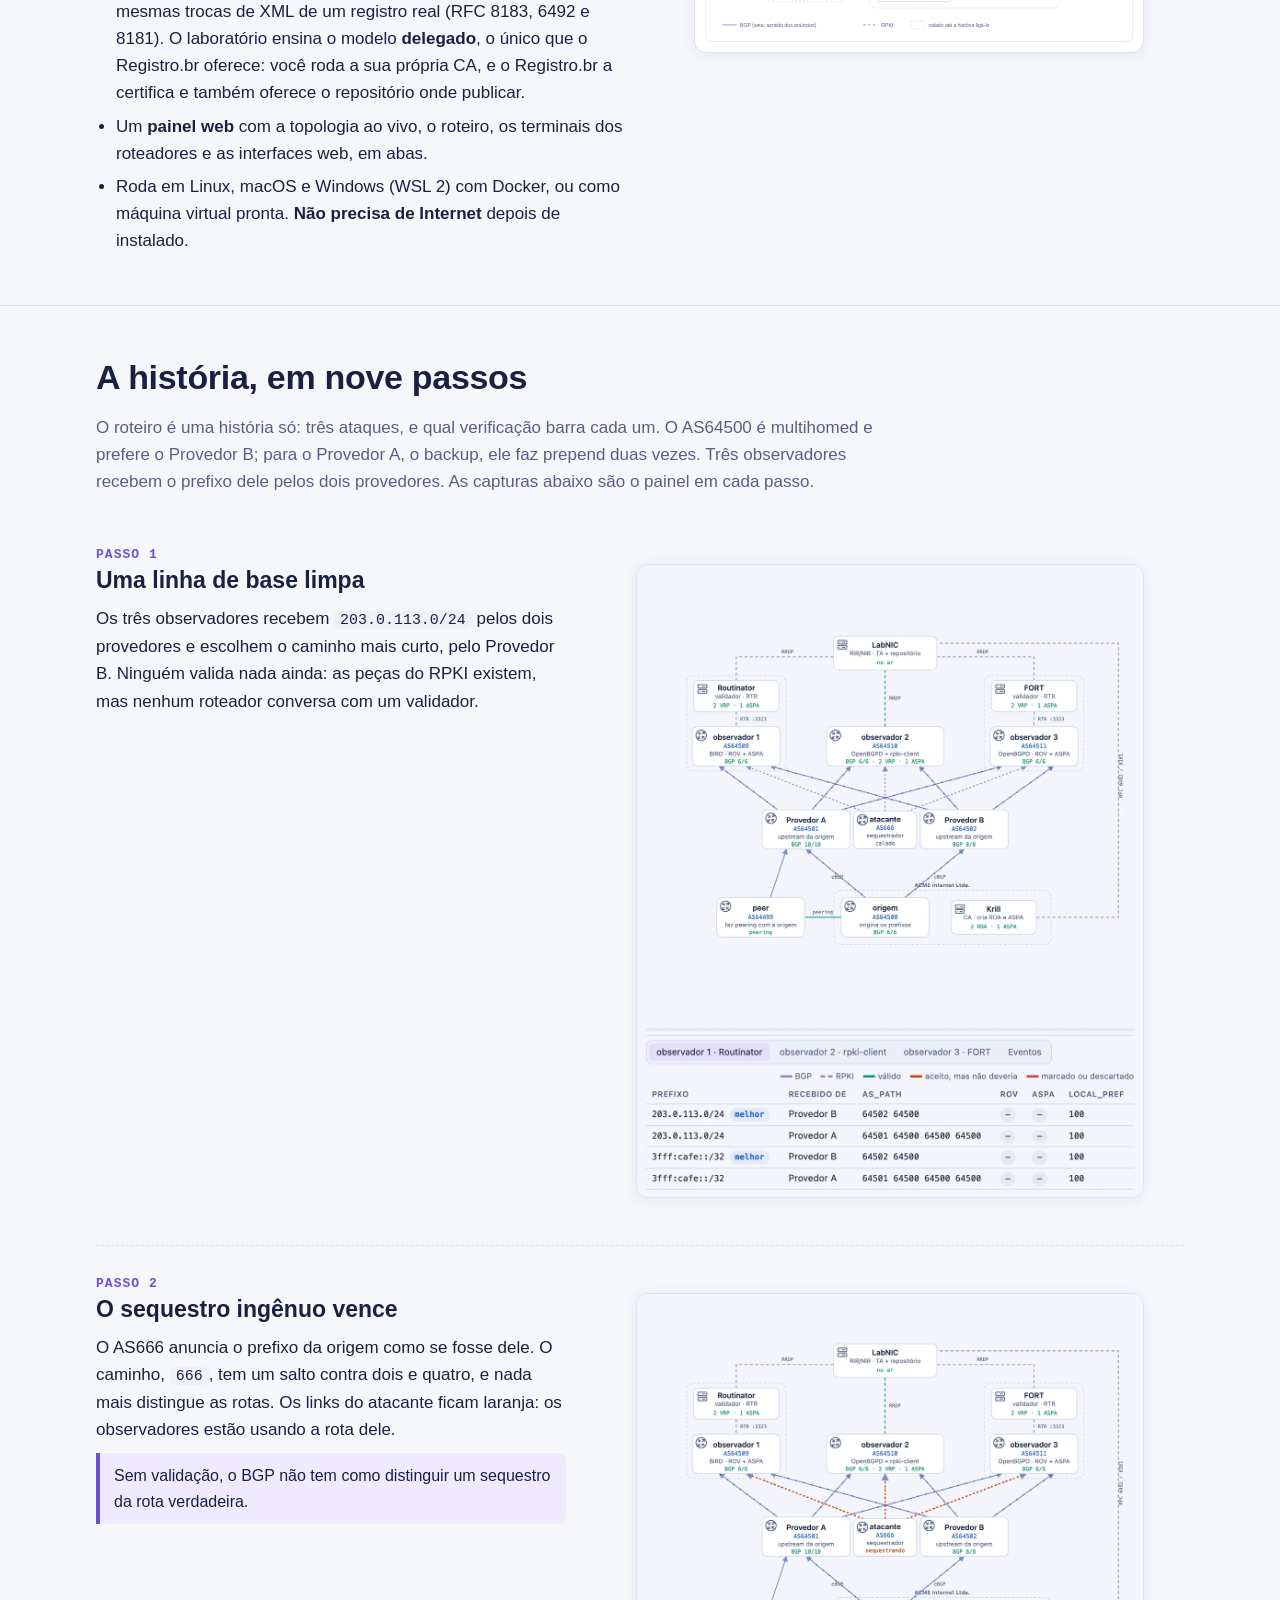
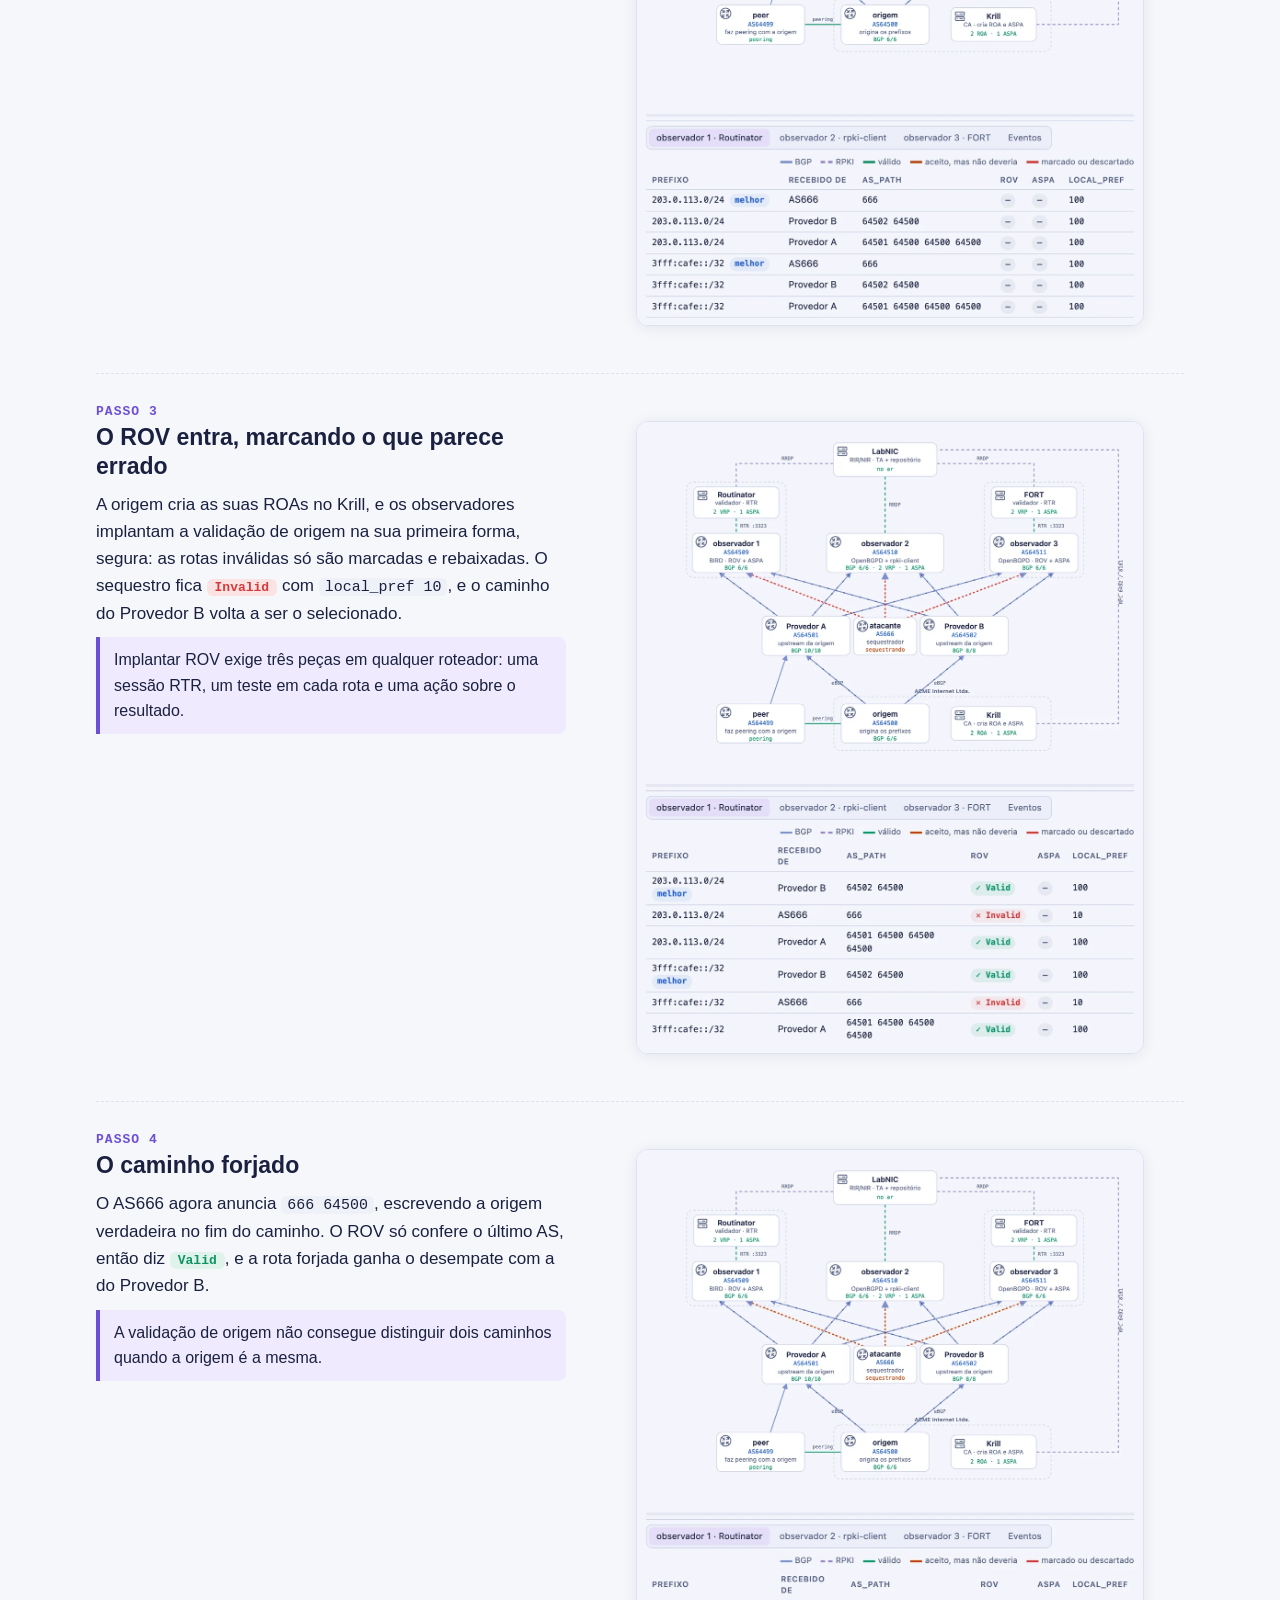
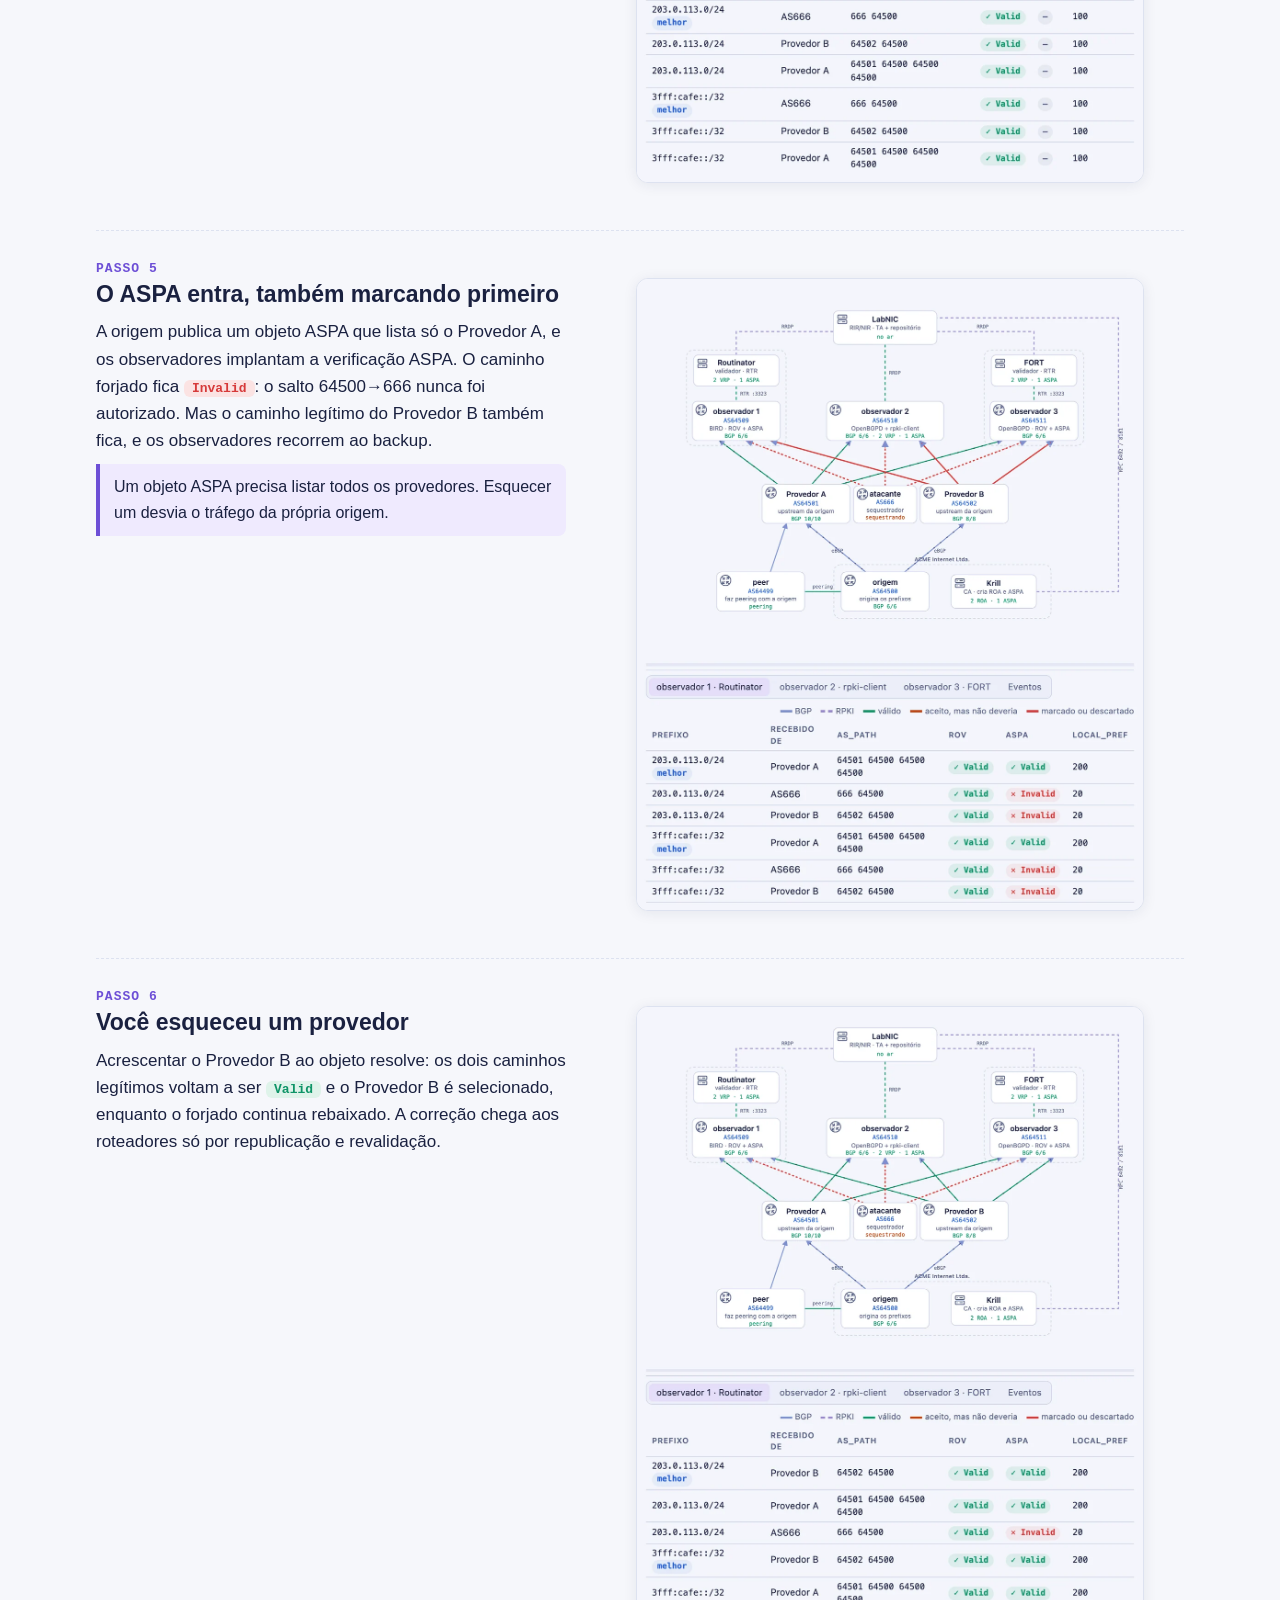
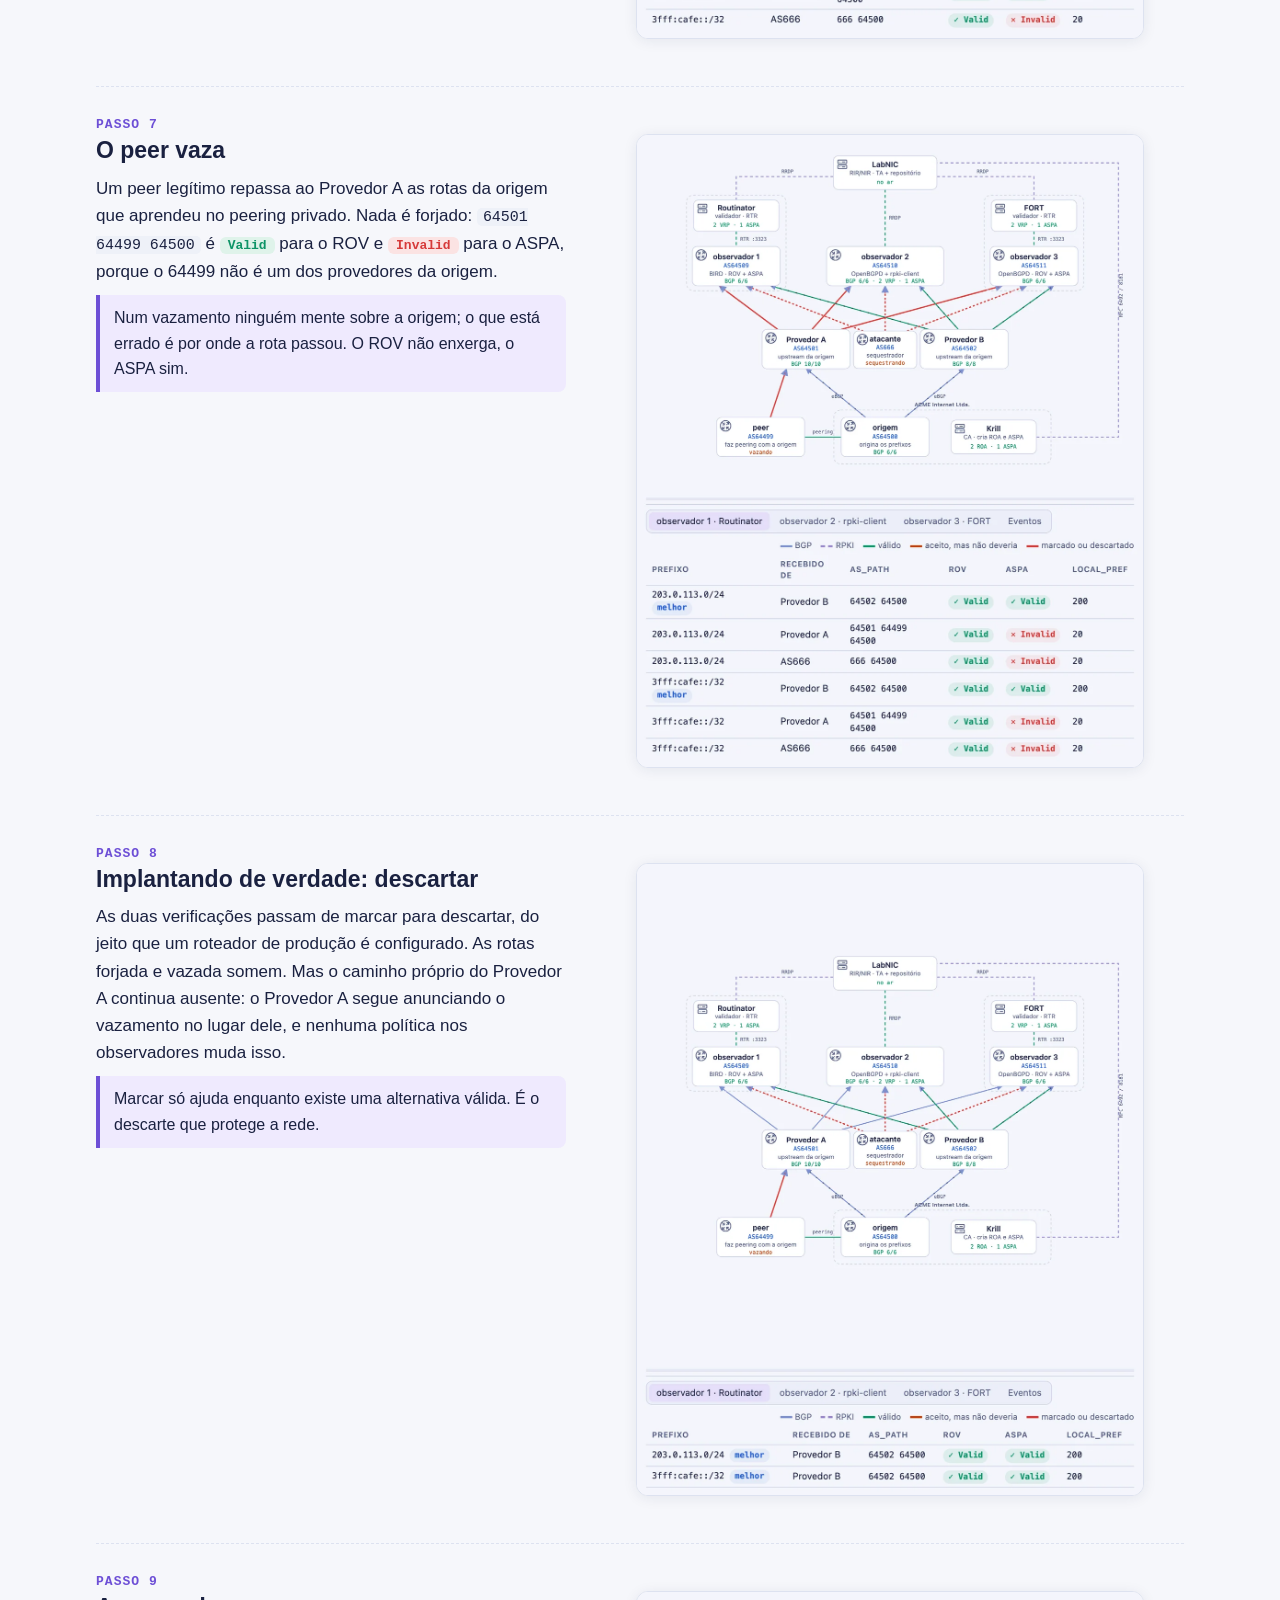
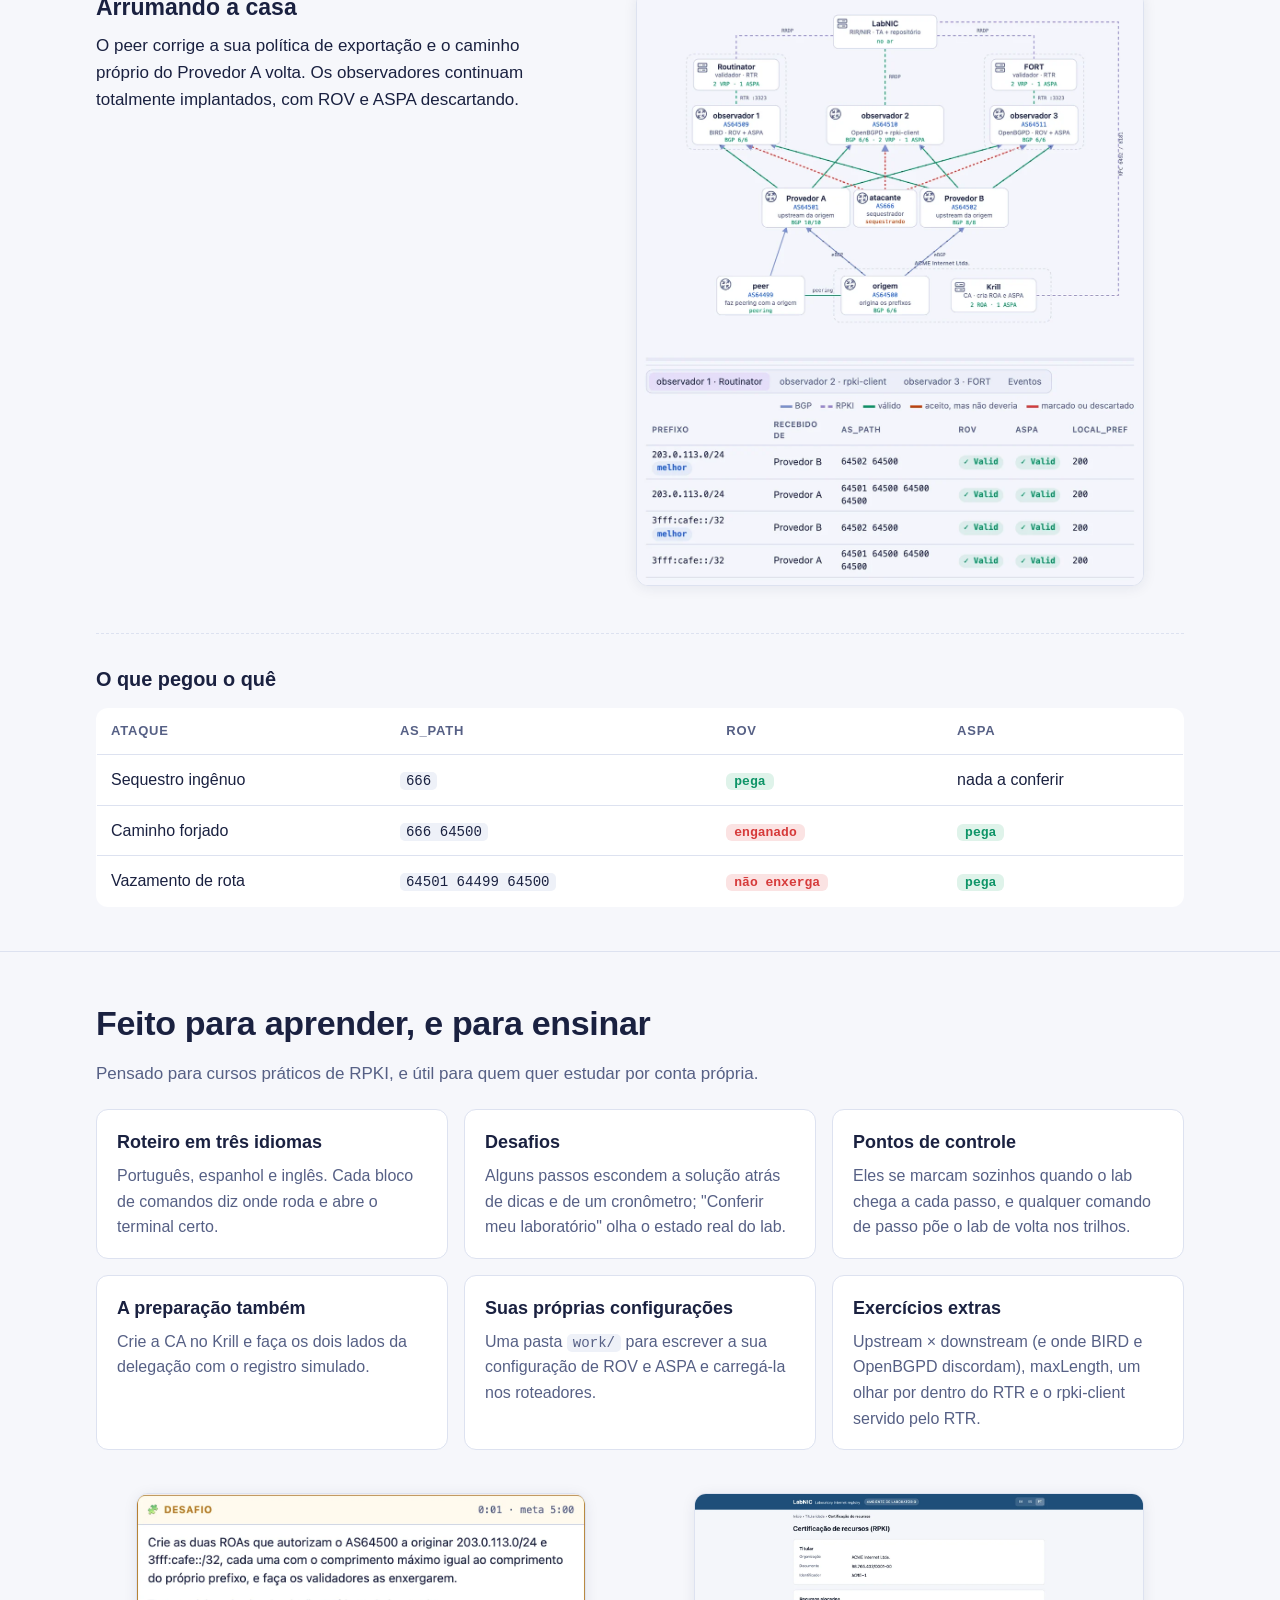
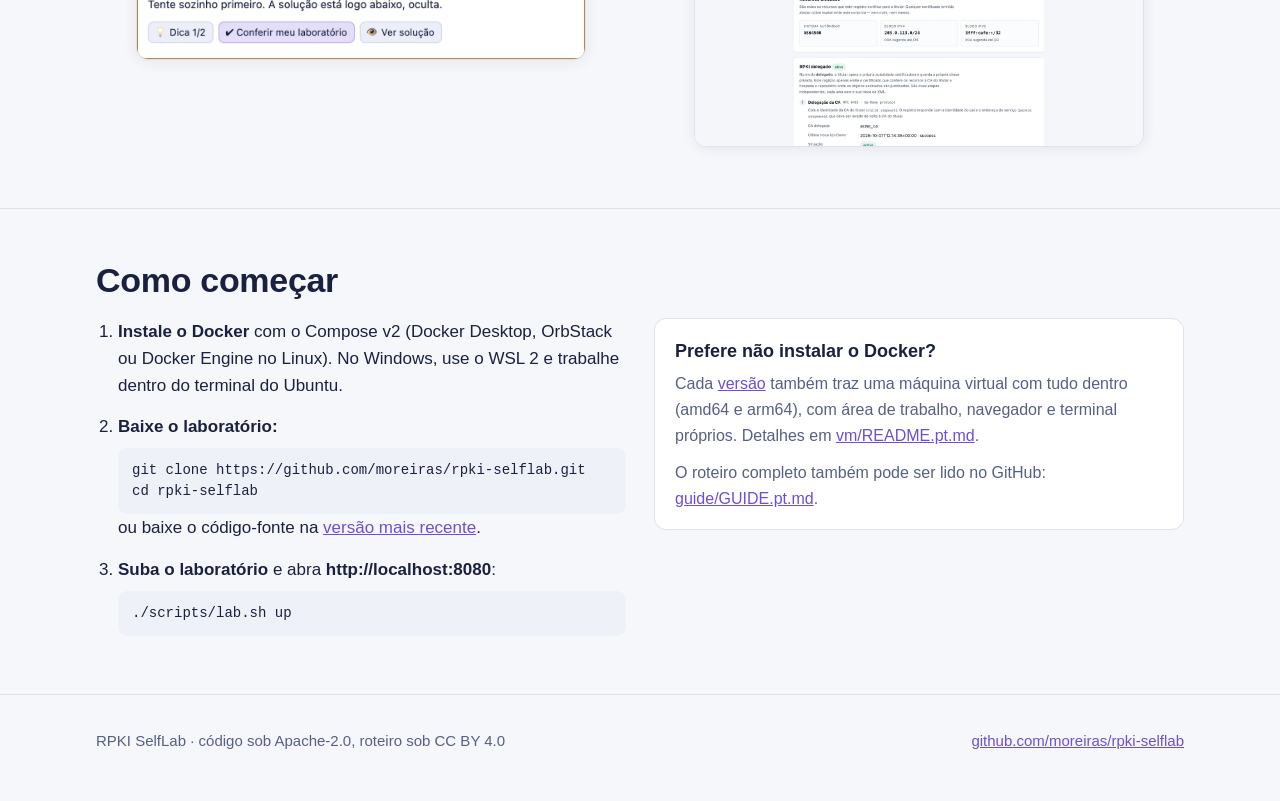
<file: docs/pt/index.html>
<!doctype html>
<html lang="pt-BR">
<head>
<meta charset="utf-8">
<meta name="viewport" content="width=device-width, initial-scale=1">
<title>RPKI SelfLab: laboratório prático de ROA, ROV e ASPA</title>
<meta name="description" content="Um laboratório de RPKI autocontido que roda no seu computador: roteadores BGP reais, três validadores, uma CA e um registro simulado, com uma história guiada sobre sequestros, caminhos forjados e vazamentos de rota.">
<link rel="alternate" hreflang="en" href="../">
<link rel="alternate" hreflang="pt-BR" href="./">
<link rel="alternate" hreflang="es" href="../es/">
<link rel="stylesheet" href="../assets/site.css">
</head>
<body>

<header class="topbar">
  <div class="wrap">
    <a class="brand" href="./">RPKI SelfLab</a>
    <nav>
      <a href="#inside">O que tem dentro</a>
      <a href="#story">A história</a>
      <a href="#learning">Para aprender</a>
      <a href="#start">Como começar</a>
    </nav>
    <div class="langs">
      <a href="../" hreflang="en">EN</a>
      <a href="../es/" hreflang="es">ES</a>
      <a href="./" aria-current="page" hreflang="pt-BR">PT</a>
    </div>
  </div>
</header>

<main>
<section class="hero">
  <div class="wrap">
    <div class="kicker">Código aberto · Docker ou VM · English, Español, Português</div>
    <h1>Um laboratório prático de ROA, ROV e ASPA, rodando no seu computador</h1>
    <p class="lead">Roteadores BGP de verdade, três validadores RPKI, uma CA e um registro simulado, tudo em contêineres. Uma história guiada mostra o que a validação de origem pega, o que escapa dela e o que o ASPA acrescenta.</p>
    <div class="buttons">
      <a class="btn primary" href="#start">Como começar</a>
      <a class="btn" href="https://github.com/moreiras/rpki-selflab">Código no GitHub</a>
      <a class="btn" href="https://github.com/moreiras/rpki-selflab/releases/latest">Máquina virtual pronta</a>
    </div>
    <figure class="hero-shot shot">
      <a href="../img/pt/panel.webp"><img src="../img/pt/panel.webp" alt="O painel web do laboratório: o roteiro à esquerda, a topologia ao vivo no meio, os vereditos dos observadores embaixo, uma aba por observador" width="1400" height="788"></a>
    </figure>
  </div>
</section>

<section class="block" id="inside">
  <div class="wrap">
    <h2>O que tem dentro</h2>
    <p class="intro">Tudo é software de verdade, não simulação. Três observadores recebem os mesmos anúncios e objetos RPKI, cada um combinando um roteador e um validador do seu jeito, então dá para comparar três implementações em cada passo.</p>
    <div class="grid2">
      <div>
        <ul class="ticks">
          <li>Roteadores <b>BIRD</b> e <b>OpenBGPD</b>: a origem, dois provedores, três observadores que validam, um atacante e um peer.</li>
          <li>Validadores <b>Routinator</b> e <b>FORT</b>, que alimentam os seus observadores pelo RTR versão 2, a que transporta o ASPA, e o <b>rpki-client</b>, que roda no próprio host do observer2 e entrega ao OpenBGPD um arquivo para incluir, do jeito do OpenBSD.</li>
          <li><b>Krill</b> como CA do titular, onde as ROAs e o objeto ASPA são criados.</li>
          <li>Um <b>registro simulado</b> (RIR/NIR), com âncora de confiança e repositório próprios. A delegação da CA e a publicação usam as mesmas trocas de XML de um registro real (RFC 8183, 6492 e 8181). O laboratório ensina o modelo <b>delegado</b>, o único que o Registro.br oferece: você roda a sua própria CA, e o Registro.br a certifica e também oferece o repositório onde publicar.</li>
          <li>Um <b>painel web</b> com a topologia ao vivo, o roteiro, os terminais dos roteadores e as interfaces web, em abas.</li>
          <li>Roda em Linux, macOS e Windows (WSL 2) com Docker, ou como máquina virtual pronta. <b>Não precisa de Internet</b> depois de instalado.</li>
        </ul>
      </div>
      <figure class="shot" style="padding:10px">
        <a href="../img/topology.pt.svg"><img src="../img/topology.pt.svg" alt="A topologia do laboratório: o registro no alto; o Routinator e o FORT acima do observer1 e do observer3; entre eles, o observer2, que valida no próprio host; os dois provedores e o AS666; e, embaixo, a origem, a sua CA e o peer" width="1000" height="730"></a>
      </figure>
    </div>
  </div>
</section>

<section class="block" id="story">
  <div class="wrap">
    <h2>A história, em nove passos</h2>
    <p class="intro">O roteiro é uma história só: três ataques, e qual verificação barra cada um. O AS64500 é multihomed e prefere o Provedor B; para o Provedor A, o backup, ele faz prepend duas vezes. Três observadores recebem o prefixo dele pelos dois provedores. As capturas abaixo são o painel em cada passo.</p>

    <article class="step">
      <div>
        <div class="num">Passo 1</div>
        <h3>Uma linha de base limpa</h3>
        <p>Os três observadores recebem <code>203.0.113.0/24</code> pelos dois provedores e escolhem o caminho mais curto, pelo Provedor B. Ninguém valida nada ainda: as peças do RPKI existem, mas nenhum roteador conversa com um validador.</p>
      </div>
      <figure class="shot"><a href="../img/pt/step1.webp"><img src="../img/pt/step1.webp" alt="Passo 1: topologia e vereditos, sem validação" loading="lazy"></a></figure>
    </article>

    <article class="step">
      <div>
        <div class="num">Passo 2</div>
        <h3>O sequestro ingênuo vence</h3>
        <p>O AS666 anuncia o prefixo da origem como se fosse dele. O caminho, <code>666</code>, tem um salto contra dois e quatro, e nada mais distingue as rotas. Os links do atacante ficam laranja: os observadores estão usando a rota dele.</p>
        <p class="lesson">Sem validação, o BGP não tem como distinguir um sequestro da rota verdadeira.</p>
      </div>
      <figure class="shot"><a href="../img/pt/step2.webp"><img src="../img/pt/step2.webp" alt="Passo 2: o sequestro é a melhor rota nos observadores" loading="lazy"></a></figure>
    </article>

    <article class="step">
      <div>
        <div class="num">Passo 3</div>
        <h3>O ROV entra, marcando o que parece errado</h3>
        <p>A origem cria as suas ROAs no Krill, e os observadores implantam a validação de origem na sua primeira forma, segura: as rotas inválidas só são marcadas e rebaixadas. O sequestro fica <span class="tag bad">Invalid</span> com <code>local_pref 10</code>, e o caminho do Provedor B volta a ser o selecionado.</p>
        <p class="lesson">Implantar ROV exige três peças em qualquer roteador: uma sessão RTR, um teste em cada rota e uma ação sobre o resultado.</p>
      </div>
      <figure class="shot"><a href="../img/pt/step3.webp"><img src="../img/pt/step3.webp" alt="Passo 3: o sequestro é marcado como ROV Invalid" loading="lazy"></a></figure>
    </article>

    <article class="step">
      <div>
        <div class="num">Passo 4</div>
        <h3>O caminho forjado</h3>
        <p>O AS666 agora anuncia <code>666 64500</code>, escrevendo a origem verdadeira no fim do caminho. O ROV só confere o último AS, então diz <span class="tag ok">Valid</span>, e a rota forjada ganha o desempate com a do Provedor B.</p>
        <p class="lesson">A validação de origem não consegue distinguir dois caminhos quando a origem é a mesma.</p>
      </div>
      <figure class="shot"><a href="../img/pt/step4.webp"><img src="../img/pt/step4.webp" alt="Passo 4: o caminho forjado é ROV Valid" loading="lazy"></a></figure>
    </article>

    <article class="step">
      <div>
        <div class="num">Passo 5</div>
        <h3>O ASPA entra, também marcando primeiro</h3>
        <p>A origem publica um objeto ASPA que lista só o Provedor A, e os observadores implantam a verificação ASPA. O caminho forjado fica <span class="tag bad">Invalid</span>: o salto 64500→666 nunca foi autorizado. Mas o caminho legítimo do Provedor B também fica, e os observadores recorrem ao backup.</p>
        <p class="lesson">Um objeto ASPA precisa listar todos os provedores. Esquecer um desvia o tráfego da própria origem.</p>
      </div>
      <figure class="shot"><a href="../img/pt/step5.webp"><img src="../img/pt/step5.webp" alt="Passo 5: o caminho forjado e o do Provedor B são ASPA Invalid" loading="lazy"></a></figure>
    </article>

    <article class="step">
      <div>
        <div class="num">Passo 6</div>
        <h3>Você esqueceu um provedor</h3>
        <p>Acrescentar o Provedor B ao objeto resolve: os dois caminhos legítimos voltam a ser <span class="tag ok">Valid</span> e o Provedor B é selecionado, enquanto o forjado continua rebaixado. A correção chega aos roteadores só por republicação e revalidação.</p>
      </div>
      <figure class="shot"><a href="../img/pt/step6.webp"><img src="../img/pt/step6.webp" alt="Passo 6: os dois caminhos legítimos voltam a ser ASPA Valid" loading="lazy"></a></figure>
    </article>

    <article class="step">
      <div>
        <div class="num">Passo 7</div>
        <h3>O peer vaza</h3>
        <p>Um peer legítimo repassa ao Provedor A as rotas da origem que aprendeu no peering privado. Nada é forjado: <code>64501 64499 64500</code> é <span class="tag ok">Valid</span> para o ROV e <span class="tag bad">Invalid</span> para o ASPA, porque o 64499 não é um dos provedores da origem.</p>
        <p class="lesson">Num vazamento ninguém mente sobre a origem; o que está errado é por onde a rota passou. O ROV não enxerga, o ASPA sim.</p>
      </div>
      <figure class="shot"><a href="../img/pt/step7.webp"><img src="../img/pt/step7.webp" alt="Passo 7: o caminho vazado é ROV Valid e ASPA Invalid" loading="lazy"></a></figure>
    </article>

    <article class="step">
      <div>
        <div class="num">Passo 8</div>
        <h3>Implantando de verdade: descartar</h3>
        <p>As duas verificações passam de marcar para descartar, do jeito que um roteador de produção é configurado. As rotas forjada e vazada somem. Mas o caminho próprio do Provedor A continua ausente: o Provedor A segue anunciando o vazamento no lugar dele, e nenhuma política nos observadores muda isso.</p>
        <p class="lesson">Marcar só ajuda enquanto existe uma alternativa válida. É o descarte que protege a rede.</p>
      </div>
      <figure class="shot"><a href="../img/pt/step8.webp"><img src="../img/pt/step8.webp" alt="Passo 8: rotas inválidas descartadas" loading="lazy"></a></figure>
    </article>

    <article class="step">
      <div>
        <div class="num">Passo 9</div>
        <h3>Arrumando a casa</h3>
        <p>O peer corrige a sua política de exportação e o caminho próprio do Provedor A volta. Os observadores continuam totalmente implantados, com ROV e ASPA descartando.</p>
      </div>
      <figure class="shot"><a href="../img/pt/step9.webp"><img src="../img/pt/step9.webp" alt="Passo 9: o vazamento acabou e os dois caminhos legítimos voltaram" loading="lazy"></a></figure>
    </article>

    <h3 style="margin:30px 0 12px">O que pegou o quê</h3>
    <div class="scroll-x">
      <table class="recap">
        <tr><th>Ataque</th><th>AS_PATH</th><th>ROV</th><th>ASPA</th></tr>
        <tr><td>Sequestro ingênuo</td><td><code>666</code></td><td><span class="tag ok">pega</span></td><td>nada a conferir</td></tr>
        <tr><td>Caminho forjado</td><td><code>666 64500</code></td><td><span class="tag bad">enganado</span></td><td><span class="tag ok">pega</span></td></tr>
        <tr><td>Vazamento de rota</td><td><code>64501 64499 64500</code></td><td><span class="tag bad">não enxerga</span></td><td><span class="tag ok">pega</span></td></tr>
      </table>
    </div>
  </div>
</section>

<section class="block" id="learning">
  <div class="wrap">
    <h2>Feito para aprender, e para ensinar</h2>
    <p class="intro">Pensado para cursos práticos de RPKI, e útil para quem quer estudar por conta própria.</p>
    <div class="cards">
      <div class="card"><h3>Roteiro em três idiomas</h3><p>Português, espanhol e inglês. Cada bloco de comandos diz onde roda e abre o terminal certo.</p></div>
      <div class="card"><h3>Desafios</h3><p>Alguns passos escondem a solução atrás de dicas e de um cronômetro; "Conferir meu laboratório" olha o estado real do lab.</p></div>
      <div class="card"><h3>Pontos de controle</h3><p>Eles se marcam sozinhos quando o lab chega a cada passo, e qualquer comando de passo põe o lab de volta nos trilhos.</p></div>
      <div class="card"><h3>A preparação também</h3><p>Crie a CA no Krill e faça os dois lados da delegação com o registro simulado.</p></div>
      <div class="card"><h3>Suas próprias configurações</h3><p>Uma pasta <code>work/</code> para escrever a sua configuração de ROV e ASPA e carregá-la nos roteadores.</p></div>
      <div class="card"><h3>Exercícios extras</h3><p>Upstream × downstream (e onde BIRD e OpenBGPD discordam), maxLength, um olhar por dentro do RTR e o rpki-client servido pelo RTR.</p></div>
    </div>
    <div class="grid2" style="margin-top:26px">
      <figure class="shot"><a href="../img/pt/challenge.webp"><img src="../img/pt/challenge.webp" alt="Um desafio do roteiro, com dicas, cronômetro e Conferir meu laboratório" loading="lazy"></a></figure>
      <figure class="shot"><a href="../img/pt/registry.webp"><img src="../img/pt/registry.webp" alt="O painel do registro simulado" loading="lazy"></a></figure>
    </div>
  </div>
</section>

<section class="block" id="start">
  <div class="wrap">
    <h2>Como começar</h2>
    <div class="grid2">
      <ol class="start">
        <li><b>Instale o Docker</b> com o Compose v2 (Docker Desktop, OrbStack ou Docker Engine no Linux). No Windows, use o WSL 2 e trabalhe dentro do terminal do Ubuntu.</li>
        <li><b>Baixe o laboratório:</b>
          <pre>git clone https://github.com/moreiras/rpki-selflab.git
cd rpki-selflab</pre>
          ou baixe o código-fonte na <a href="https://github.com/moreiras/rpki-selflab/releases/latest">versão mais recente</a>.</li>
        <li><b>Suba o laboratório</b> e abra <b>http://localhost:8080</b>:
          <pre>./scripts/lab.sh up</pre></li>
      </ol>
      <div class="card">
        <h3>Prefere não instalar o Docker?</h3>
        <p>Cada <a href="https://github.com/moreiras/rpki-selflab/releases/latest">versão</a> também traz uma máquina virtual com tudo dentro (amd64 e arm64), com área de trabalho, navegador e terminal próprios. Detalhes em <a href="https://github.com/moreiras/rpki-selflab/blob/main/vm/README.pt.md">vm/README.pt.md</a>.</p>
        <p style="margin-top:12px">O roteiro completo também pode ser lido no GitHub: <a href="https://github.com/moreiras/rpki-selflab/blob/main/guide/GUIDE.pt.md">guide/GUIDE.pt.md</a>.</p>
      </div>
    </div>
  </div>
</section>
</main>

<footer>
  <div class="wrap">
    <span>RPKI SelfLab · código sob Apache-2.0, roteiro sob CC BY 4.0</span>
    <span><a href="https://github.com/moreiras/rpki-selflab">github.com/moreiras/rpki-selflab</a></span>
  </div>
</footer>
</body>
</html>
</file>
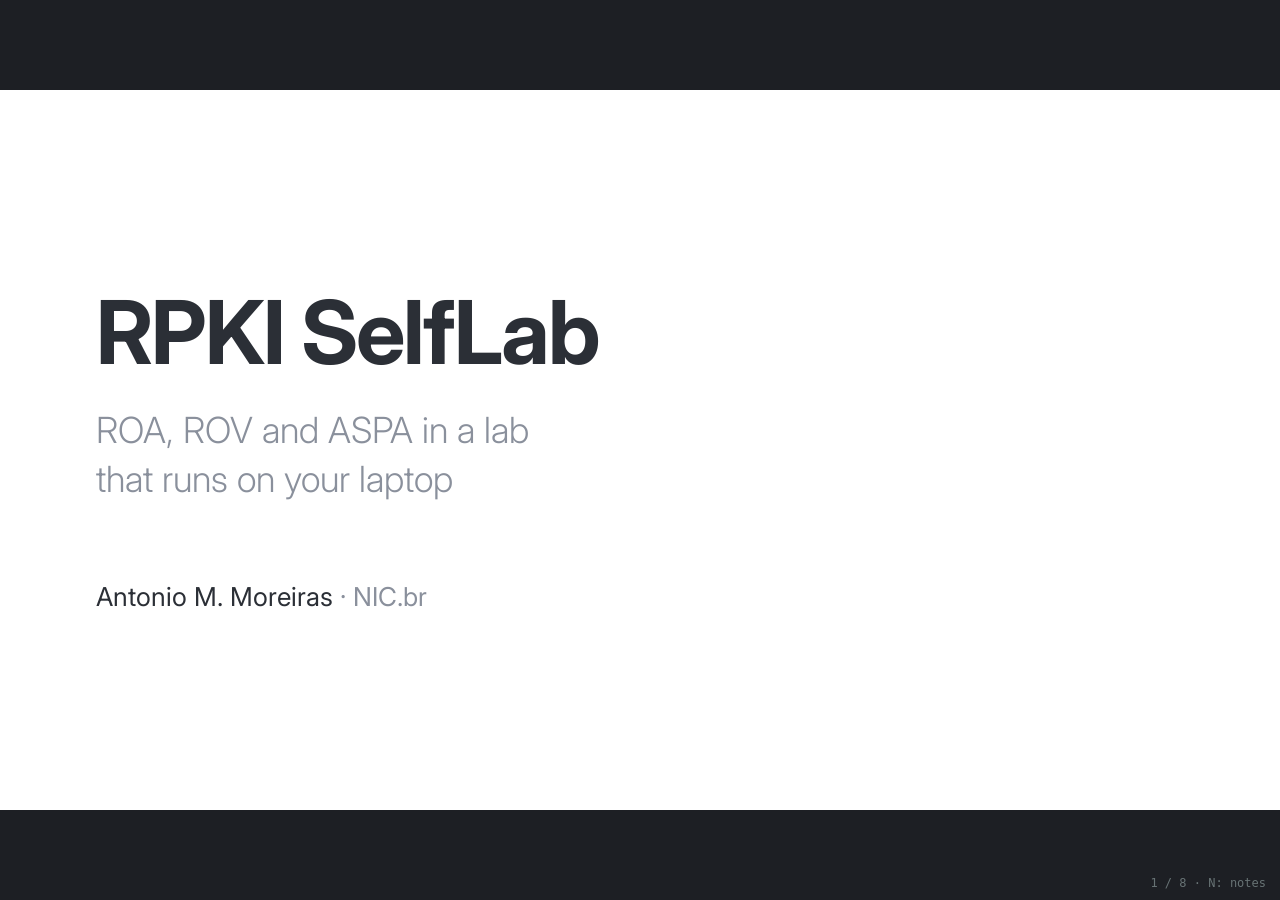
<file: docs/slides/index.html>
<!doctype html>
<html lang="en">
<head>
<meta charset="utf-8">
<meta name="viewport" content="width=device-width, initial-scale=1">
<title>RPKI SelfLab - slides</title>
<link rel="preconnect" href="https://fonts.googleapis.com">
<link href="https://fonts.googleapis.com/css2?family=Inter:wght@300;400;600;700&display=swap" rel="stylesheet">
<style>
  :root {
    --bg: #ffffff; --ink: #2b2f36; --weak: #8a909c; --line: #e6e8ec;
    --accent: #6d4fd6; --ok: #0e9467; --bad: #d63a3a;
    --sans: "Inter", -apple-system, "SF Pro Display", "Helvetica Neue", Arial, sans-serif;
    --mono: ui-monospace, "SF Mono", Menlo, Consolas, monospace;
  }
  * { box-sizing: border-box; }
  html, body { margin: 0; height: 100%; background: #1d1f24; font-family: var(--sans); color: var(--ink); }
  .deck { position: relative; width: 100vw; height: 100vh; overflow: hidden; }
  .slide {
    position: absolute; left: 50%; top: 50%; width: 1280px; height: 720px;
    transform-origin: center center; background: var(--bg);
    padding: 72px 96px; display: none; flex-direction: column; gap: 28px;
  }
  .slide.active { display: flex; }
  h1 { font-size: 72px; line-height: 1.05; margin: 0; font-weight: 700; letter-spacing: -2px; }
  h2 { font-size: 52px; line-height: 1.1; margin: 0; font-weight: 700; letter-spacing: -1.2px; }
  p { font-size: 32px; line-height: 1.35; margin: 0; font-weight: 400; }
  .weak { color: var(--weak); }
  .accent { color: var(--accent); }
  .center { justify-content: center; }
  .fig { flex: 1; min-height: 0; display: flex; align-items: center; justify-content: center; }
  .fig img, .fig video { max-width: 100%; max-height: 100%; border-radius: 12px; }
  .fig img.shadow { box-shadow: 0 4px 30px rgba(20, 25, 40, .12); }
  .cols { display: grid; grid-template-columns: 1.15fr 1fr; gap: 56px; flex: 1; min-height: 0; align-items: center; }
  .list { display: flex; flex-direction: column; gap: 22px; }
  .list p { font-size: 34px; }
  .list p b { font-weight: 600; }

  /* title */
  .title h1 { font-size: 88px; }
  .title .sub { font-size: 36px; color: var(--weak); font-weight: 300; }
  .title .by { margin-top: 48px; font-size: 26px; }
  .title .by span { color: var(--weak); }

  /* install */
  .term { background: #f4f5f7; border-radius: 16px; padding: 36px 44px; font: 28px/1.75 var(--mono); color: var(--ink); }
  .term .p { color: var(--weak); user-select: none; }
  .term .c { color: var(--weak); font-size: 24px; }
  .term .url { color: var(--accent); font-weight: 600; }

  /* story */
  .story { display: grid; grid-template-columns: auto 1fr auto; column-gap: 40px; row-gap: 34px; align-items: baseline; margin-top: 20px; }
  .story .n { font-size: 30px; color: var(--weak); font-weight: 300; }
  .story .what { font-size: 40px; font-weight: 600; }
  .story .who { font-size: 34px; font-weight: 600; text-align: right; }
  .story .rov { color: var(--ok); }
  .story .aspa { color: var(--accent); }

  /* video */
  .video { padding: 0; background: #fff; }
  .video video { width: 100%; height: 100%; object-fit: contain; border-radius: 0; }
  .video .play { position: absolute; left: 50%; top: 50%; transform: translate(-50%, -50%); width: 120px; height: 120px;
                 border-radius: 50%; border: 0; background: rgba(43, 47, 54, .85); color: #fff; font-size: 48px;
                 padding-left: 10px; cursor: pointer; }
  .video.playing .play { display: none; }

  /* call to action */
  .cta { gap: 44px; }
  .cta .big { font-size: 56px; line-height: 1.12; font-weight: 700; letter-spacing: -1.2px; }
  .cta .big .accent { display: block; }
  .cta .big { max-width: 800px; font-size: 50px; }
  .cta .link { margin-top: auto; font-size: 30px; font-family: var(--mono); color: var(--ink); text-decoration: none; }
  .cta .qr { position: absolute; right: 96px; bottom: 72px; width: 300px; height: 300px; }
  .cta .link span { color: var(--weak); font-family: var(--sans); font-size: 24px; display: block; margin-bottom: 6px; }

  .hud { position: fixed; right: 14px; bottom: 10px; color: #9aa; font: 12px var(--mono); opacity: .6; }
  .notes { display: none; }
  body.show-notes .notes {
    display: block; position: fixed; left: 0; right: 0; bottom: 0; max-height: 34vh; overflow: auto;
    background: #111; color: #ddd; font: 17px/1.45 var(--sans); padding: 14px 22px; z-index: 5;
  }
  @media print {
    @page { size: 1280px 720px; margin: 0; }
    html, body { background: #fff; }
    .deck { width: auto; height: auto; overflow: visible; }
    .slide { display: flex !important; position: relative; left: 0; top: 0; transform: none !important;
             page-break-after: always; break-after: page; }
    .hud, .notes { display: none !important; }
  }
</style>
</head>
<body>
<div class="deck" id="deck">

<!-- 1 -->
<section class="slide title center">
  <h1>RPKI SelfLab</h1>
  <p class="sub">ROA, ROV and ASPA in a lab<br>that runs on your laptop</p>
  <p class="by">Antonio M. Moreiras <span>· NIC.br</span></p>
  <div class="notes">(~20 s) No RPKI intro today: just the lab, what it does and how to use it.</div>
</section>

<!-- 2 -->
<section class="slide">
  <h2>A whole RPKI ecosystem<br><span class="weak">in containers</span></h2>
  <div class="cols">
    <div class="fig"><img src="topology.svg" alt="The lab's topology"></div>
    <div class="list">
      <p><b>Real BGP</b> <span class="weak">BIRD, OpenBGPD</span></p>
      <p><b>3 validators</b> <span class="weak">Routinator, FORT, rpki-client</span></p>
      <p><b>Your own CA</b> <span class="weak">Krill</span></p>
      <p><b>A simulated RIR</b> <span class="weak">real XML exchanges</span></p>
      <p><b>Offline</b> <span class="weak">Docker or a ready VM</span></p>
    </div>
  </div>
  <div class="notes">(~50 s) Everything is real software: two BGP implementations, three validators, Krill as the operator's CA, and a simulated RIR (LabNIC) where the student does the delegation and publication with the same RFC 6492/8183 exchanges as with a real RIR. Three observers: BIRD+Routinator, OpenBGPD+rpki-client, OpenBGPD+FORT, so you see three implementations judge the same objects. No Internet needed after download.</div>
</section>

<!-- 3 -->
<section class="slide">
  <h2>Runs on your laptop, <span class="weak">in Docker</span></h2>
  <div class="term">
    <div><span class="p">$ </span>git clone https://github.com/moreiras/rpki-selflab</div>
    <div><span class="p">$ </span>cd rpki-selflab</div>
    <div><span class="p">$ </span>./scripts/lab.sh up <span class="c">&nbsp;# docker compose up -d</span></div>
    <div><span class="p">→ </span><span class="url">http://localhost:8080</span></div>
  </div>
  <p class="weak" style="margin-top:auto; font-size:26px">Mac · Windows (WSL 2) · Linux · or a ready-made VM<br>No Internet needed after the first download</p>
  <div class="notes">(~25 s) Everything runs locally: one command builds the images and brings up the containers (it's docker compose up -d underneath, after generating the configuration from lab.conf), and the panel opens at localhost:8080. Docker Desktop or OrbStack on a Mac, WSL 2 on Windows, or the prebuilt virtual machine if you'd rather not install Docker.</div>
</section>

<!-- 4 -->
<section class="slide">
  <h2>Follow the guide, <span class="weak">watch the network</span></h2>
  <div class="fig"><img class="shadow" src="panel.webp" alt="The lab's web panel"></div>
  <div class="notes">(~30 s) The web panel: guide on the left (English, Spanish, Portuguese), live topology in the middle, the verdicts each observer gives to every route below it. Built-in terminals, challenges with hints, and checkpoints that tick themselves when your lab gets there.</div>
</section>

<!-- 5 -->
<section class="slide">
  <h2>One story, <span class="weak">three attacks</span></h2>
  <div class="story">
    <div class="n">1</div><div class="what">Naive hijack</div><div class="who rov">ROV</div>
    <div class="n">2</div><div class="what">Forged path</div><div class="who aspa">ASPA</div>
    <div class="n">3</div><div class="what">Route leak</div><div class="who aspa">ASPA</div>
  </div>
  <p class="weak" style="margin-top:auto">…plus real mistakes, like an ASPA that forgets a provider.</p>
  <div class="notes">(~40 s) Nine steps. AS666 hijacks the prefix: ROV stops it. AS666 forges the path to end in the real origin: ROV says Valid, only ASPA catches it. A peer leaks the routes to its provider: nobody lies about the origin, ASPA catches it. Along the way, an ASPA object missing a provider takes the origin's preferred path away. Let's see it.</div>
</section>

<!-- 6 -->
<section class="slide video">
  <video id="demo" src="demo.mp4" preload="auto" playsinline></video>
  <button class="play" id="play" aria-label="Play the demo">▶</button>
  <div class="notes">(2:50) Demo video. Space / click on the video plays and pauses; arrow keys move between slides.</div>
</section>

<!-- 7 -->
<section class="slide center">
  <h2>Use it</h2>
  <div class="list">
    <p><b>Courses</b> <span class="weak">and self-study</span></p>
    <p><b>Rehearse</b> <span class="weak">before touching production</span></p>
    <p><b>Compare</b> <span class="weak">implementations side by side</span></p>
    <p><b>Free</b> <span class="weak">Apache-2.0 · CC BY 4.0 · EN ES PT</span></p>
  </div>
  <div class="notes">(~30 s) Made for NIC.br courses but it's free for anyone: use it in your own trainings, study alone, test an ASPA object before publishing it, see how BIRD and OpenBGPD, Routinator, FORT and rpki-client disagree.</div>
</section>

<!-- 8 -->
<section class="slide cta">
  <p class="big">Already publishing ROAs?<span class="accent">Publish your ASPA this week.</span></p>
  <p class="big">Running an IXP?<span class="accent">Validate on your route servers.</span></p>
  <a class="link" href="https://moreiras.github.io/rpki-selflab/"><span>Try it first:</span>moreiras.github.io/rpki-selflab</a>
  <img class="qr" src="qr.svg" alt="QR code for moreiras.github.io/rpki-selflab">
  <div class="notes">(~30 s) If you publish ROAs, you're one object away from ASPA: list all your providers, and rehearse it in the lab first. IXPs: route servers are where validation protects the most networks at once. Thank you.</div>
</section>

</div>
<div class="hud" id="hud"></div>
<script>
  const slides = [...document.querySelectorAll(".slide")];
  const demo = document.getElementById("demo");
  let i = Math.max(0, Math.min(slides.length - 1, (parseInt(location.hash.slice(1)) || 1) - 1));
  function fit() {
    const s = Math.min(window.innerWidth / 1280, window.innerHeight / 720);
    slides.forEach(el => el.style.transform = `translate(-50%, -50%) scale(${s})`);
  }
  function show(n) {
    i = Math.max(0, Math.min(slides.length - 1, n));
    slides.forEach((el, k) => el.classList.toggle("active", k === i));
    if (!slides[i].contains(demo)) demo.pause();
    document.getElementById("hud").textContent = `${i + 1} / ${slides.length}  ·  N: notes`;
    history.replaceState(null, "", "#" + (i + 1));
  }
  function toggleVideo() { demo.paused ? demo.play() : demo.pause(); }
  demo.addEventListener("play", () => demo.parentElement.classList.add("playing"));
  demo.addEventListener("pause", () => demo.parentElement.classList.remove("playing"));
  document.addEventListener("keydown", e => {
    const onVideo = slides[i].contains(demo);
    if (e.key === " " && onVideo) { e.preventDefault(); toggleVideo(); return; }
    if (["ArrowRight", "PageDown", " "].includes(e.key)) { e.preventDefault(); show(i + 1); }
    if (["ArrowLeft", "PageUp"].includes(e.key)) { e.preventDefault(); show(i - 1); }
    if (e.key === "Home") show(0);
    if (e.key === "End") show(slides.length - 1);
    if (e.key === "n" || e.key === "N") document.body.classList.toggle("show-notes");
  });
  document.addEventListener("click", e => {
    if (e.target.closest("a")) return;
    if (e.target === demo || e.target.id === "play") { toggleVideo(); return; }
    show(i + (e.clientX > innerWidth / 3 ? 1 : -1));
  });
  window.addEventListener("resize", fit);
  fit(); show(i);
</script>
</body>
</html>
</file>
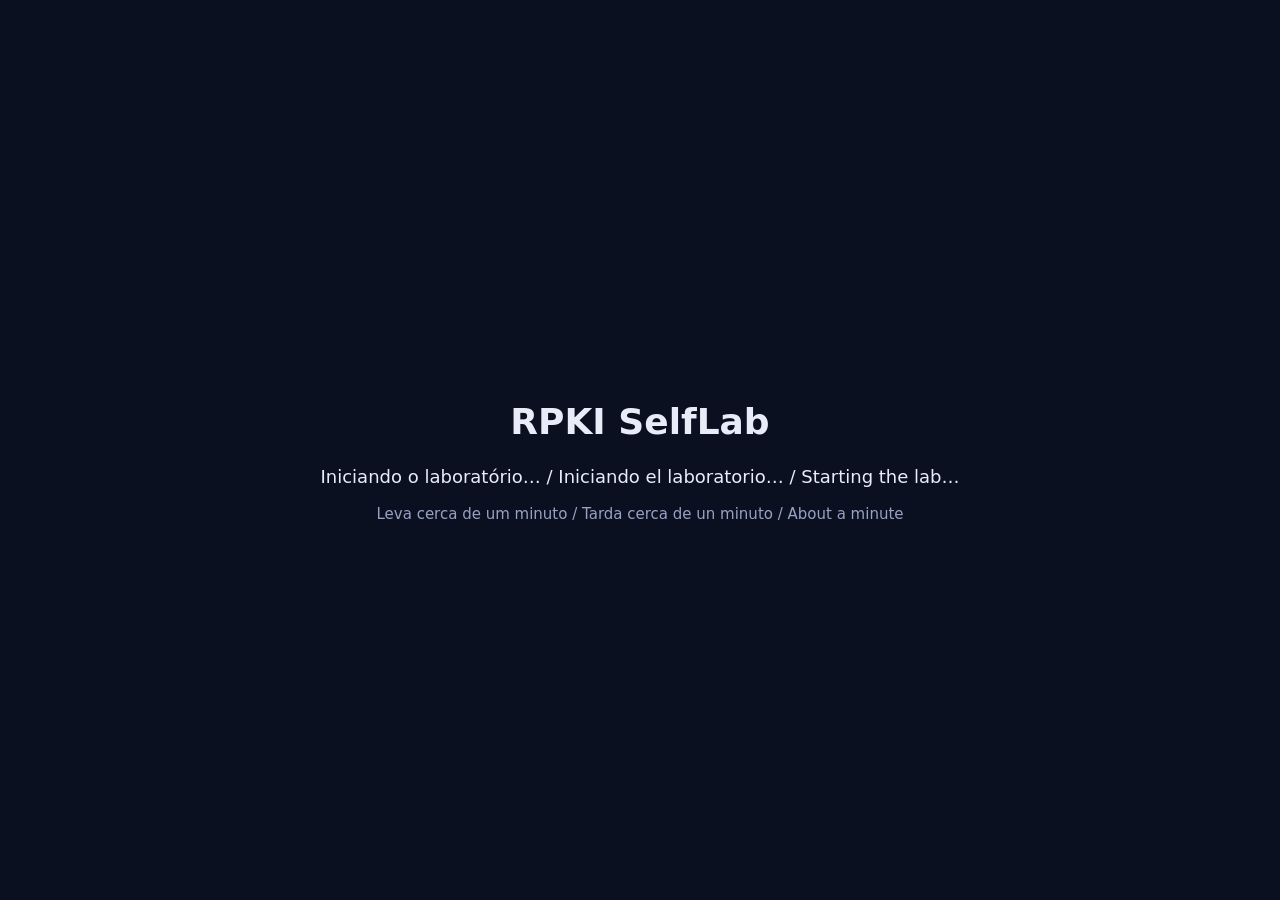
<file: vm/desktop/start.html>
<!DOCTYPE html>
<meta charset="utf-8">
<title>RPKI SelfLab</title>
<style>
  body { margin: 0; height: 100vh; display: grid; place-items: center; text-align: center;
         background: #0b1020; color: #e8ecf8; font: 18px system-ui, sans-serif; }
  small { color: #97a1c4; display: block; margin-top: 6px; }
</style>
<div>
  <h1>RPKI SelfLab</h1>
  <p>Iniciando o laboratório… / Iniciando el laboratorio… / Starting the lab…</p>
  <small>Leva cerca de um minuto / Tarda cerca de un minuto / About a minute</small>
</div>
<script>
  const target = "http://localhost:8080/";
  async function poll() {
    try { await fetch(target, { mode: "no-cors", cache: "no-store" }); location.href = target; }
    catch (_) { setTimeout(poll, 3000); }
  }
  poll();
</script>
</file>
<file: docs/assets/site.css>
/* SPDX-License-Identifier: Apache-2.0
   Copyright 2026 The rpki-selflab authors
   Project site (GitHub Pages). Plain CSS, no build step. */
:root {
  --bg: #f6f7fb; --surface: #ffffff; --ink: #1a2140; --weak: #566085; --line: #dde2f0;
  --accent: #6d4fd6; --accent-soft: #efeafe; --ok: #0e9467; --ok-soft: #dff3ea;
  --bad: #d63a3a; --bad-soft: #fbe3e3; --warn: #c2560c; --warn-soft: #fdebd9;
  --code: #eef1f8; --shadow: 0 2px 14px rgba(30, 40, 80, .08);
  --mono: ui-monospace, "SF Mono", Menlo, Consolas, monospace;
  --sans: -apple-system, "Segoe UI", Roboto, Helvetica, Arial, sans-serif;
}
@media (prefers-color-scheme: dark) {
  :root {
    --bg: #0e1328; --surface: #151c38; --ink: #e8ecf8; --weak: #a3acd0; --line: #2a3560;
    --accent: #a78bfa; --accent-soft: #241d45; --ok: #34d399; --ok-soft: #10342a;
    --bad: #f87171; --bad-soft: #3a1a1f; --warn: #fb923c; --warn-soft: #3a2615;
    --code: #1d2547; --shadow: 0 2px 14px rgba(0, 0, 0, .35);
  }
}
* { box-sizing: border-box; }
html { scroll-behavior: smooth; }
body { margin: 0; background: var(--bg); color: var(--ink); font: 17px/1.6 var(--sans); }
a { color: var(--accent); }
code { font-family: var(--mono); font-size: .88em; background: var(--code); padding: 1px 6px; border-radius: 5px; }
img { max-width: 100%; height: auto; display: block; }

.wrap { max-width: 1120px; margin: 0 auto; padding: 0 16px; }

/* top bar */
.topbar { position: sticky; top: 0; z-index: 10; background: color-mix(in srgb, var(--surface) 92%, transparent);
          backdrop-filter: blur(8px); border-bottom: 1px solid var(--line); }
.topbar .wrap { display: flex; align-items: center; gap: 18px; min-height: 56px; flex-wrap: wrap; }
.brand { font-weight: 700; font-size: 18px; color: var(--ink); text-decoration: none; }
.topbar nav { display: flex; gap: 16px; flex-wrap: wrap; font-size: 15px; }
.topbar nav a { color: var(--weak); text-decoration: none; }
.topbar nav a:hover { color: var(--ink); }
.langs { margin-left: auto; display: flex; gap: 4px; }
.langs a { font: 600 13px var(--mono); padding: 4px 9px; border-radius: 6px; text-decoration: none; color: var(--weak);
           border: 1px solid var(--line); }
.langs a[aria-current="page"] { background: var(--accent-soft); color: var(--accent); border-color: var(--accent); }

/* hero */
.hero { padding: 56px 0 28px; }
.hero .kicker { text-transform: uppercase; letter-spacing: .12em; font-size: 13px; font-weight: 700; color: var(--accent); }
.hero h1 { font-size: clamp(32px, 5vw, 50px); line-height: 1.1; margin: 10px 0 14px; letter-spacing: -.5px; }
.hero p.lead { font-size: clamp(18px, 2.2vw, 21px); color: var(--weak); max-width: 780px; margin: 0 0 24px; }
.buttons { display: flex; gap: 10px; flex-wrap: wrap; }
.btn { display: inline-block; padding: 10px 18px; border-radius: 9px; font-weight: 600; text-decoration: none;
       border: 1px solid var(--line); color: var(--ink); background: var(--surface); }
.btn.primary { background: var(--accent); border-color: var(--accent); color: #fff; }
.hero-shot { margin-top: 34px; }

/* sections */
section.block { padding: 44px 0; border-top: 1px solid var(--line); }
section.block h2 { font-size: clamp(26px, 3.4vw, 34px); margin: 0 0 10px; letter-spacing: -.3px; }
section.block > .wrap > p.intro { color: var(--weak); max-width: 800px; margin: 0 0 22px; }
.shot { background: var(--surface); border: 1px solid var(--line); border-radius: 12px; box-shadow: var(--shadow); overflow: hidden; }
.shot a { display: block; cursor: zoom-in; }
figcaption { font-size: 14px; color: var(--weak); padding: 8px 4px 0; }

.grid2 { display: grid; grid-template-columns: minmax(0, 1fr) minmax(0, 1fr); gap: 28px; align-items: start; }
.cards { display: grid; grid-template-columns: repeat(3, minmax(0, 1fr)); gap: 16px; }
.card { background: var(--surface); border: 1px solid var(--line); border-radius: 12px; padding: 18px 20px; }
.card h3 { margin: 0 0 6px; font-size: 18px; }
.card p { margin: 0; color: var(--weak); font-size: 16px; }
ul.ticks { padding-left: 20px; margin: 0; }
ul.ticks li { margin: 6px 0; }

/* the story */
.step { display: grid; grid-template-columns: minmax(0, 1fr) minmax(0, 1.25fr); gap: 30px; padding: 30px 0;
        border-bottom: 1px dashed var(--line); align-items: start; }
.step:last-child { border-bottom: none; }
.step .num { font: 700 13px var(--mono); color: var(--accent); letter-spacing: .08em; text-transform: uppercase; }
.step h3 { font-size: 23px; margin: 4px 0 10px; line-height: 1.25; }
.step p { margin: 0 0 10px; }
.lesson { margin-top: 12px; padding: 10px 14px; border-left: 4px solid var(--accent); background: var(--accent-soft);
          border-radius: 0 8px 8px 0; font-size: 16px; }
.tag { display: inline-block; font: 600 13px var(--mono); padding: 1px 8px; border-radius: 6px; white-space: nowrap; }
.tag.ok { background: var(--ok-soft); color: var(--ok); }
.tag.bad { background: var(--bad-soft); color: var(--bad); }
.tag.warn { background: var(--warn-soft); color: var(--warn); }

table.recap { width: 100%; border-collapse: collapse; background: var(--surface); border: 1px solid var(--line);
              border-radius: 12px; overflow: hidden; font-size: 16px; }
table.recap th, table.recap td { padding: 12px 14px; border-bottom: 1px solid var(--line); text-align: left; vertical-align: top; }
table.recap th { font-size: 13px; text-transform: uppercase; letter-spacing: .06em; color: var(--weak); }
table.recap tr:last-child td { border-bottom: none; }
.scroll-x { overflow-x: auto; }

ol.start { padding-left: 22px; margin: 0; }
ol.start li { margin: 0 0 14px; }
pre { background: var(--code); border-radius: 9px; padding: 12px 14px; overflow-x: auto; font: 14px/1.5 var(--mono); margin: 8px 0 0; }

footer { padding: 34px 0 48px; border-top: 1px solid var(--line); color: var(--weak); font-size: 15px; }
footer .wrap { display: flex; gap: 18px; flex-wrap: wrap; justify-content: space-between; }

@media (max-width: 860px) {
  .grid2, .step { grid-template-columns: minmax(0, 1fr); gap: 18px; }
  .cards { grid-template-columns: 1fr; }
  .topbar nav { display: none; }
  .hero { padding-top: 36px; }
}
</file>
